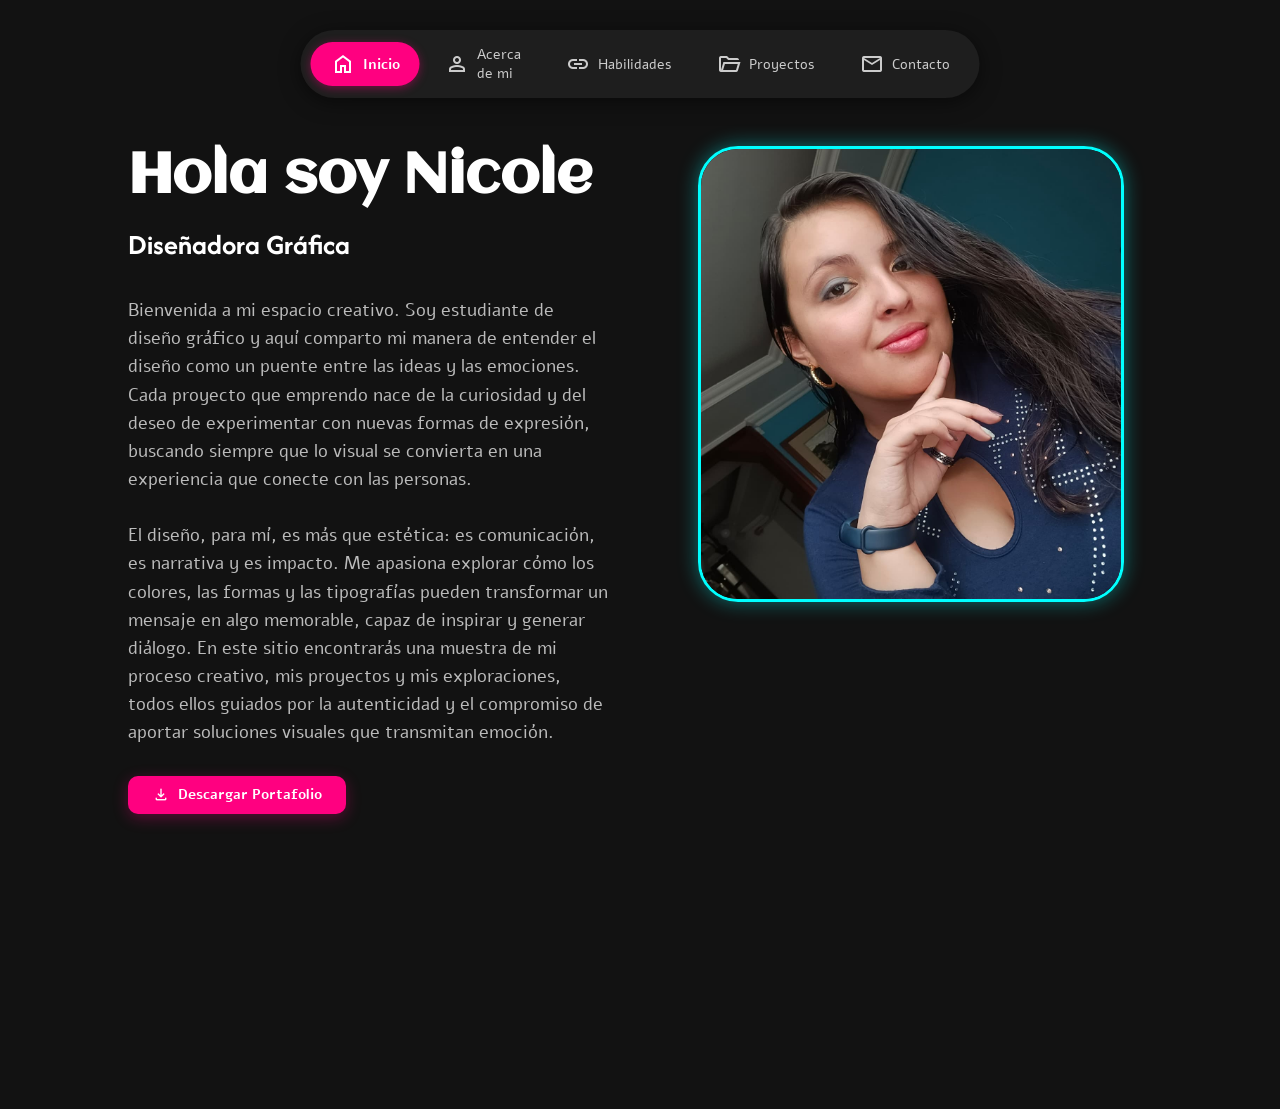
<file: index.html>
<!DOCTYPE html>
<html lang="es" class="notranslate">

<head>
    <meta charset="UTF-8">
    <meta name="google" content="notranslate">
    <meta name="viewport" content="width=device-width, initial-scale=1.0">
    <title>Portafolio - Nicole Gutiérrez</title>

    <link rel="preconnect" href="https://fonts.googleapis.com">
    <link rel="preconnect" href="https://fonts.gstatic.com" crossorigin>
    <link href="https://fonts.googleapis.com/css2?family=Aclonica&family=Afacad:wght@400;700&family=Alef:wght@400;700&display=swap" rel="stylesheet">
    <link rel="stylesheet" href="https://fonts.googleapis.com/css2?family=Material+Symbols+Outlined:opsz,wght,FILL,GRAD@24,400,0,0" />
    <link rel="stylesheet" href="https://cdnjs.cloudflare.com/ajax/libs/animate.css/4.1.1/animate.min.css" />

    <style>
        body, html {
            margin: 0; padding: 0; height: 100%;
            background-color: #121212;
            font-family: 'Alef', sans-serif;
            color: white;
            overflow-x: hidden;
            box-sizing: border-box;
        }

        h1, h2 { font-family: 'Aclonica', sans-serif; }

        .subtitulo {
            font-family: 'Afacad', sans-serif;
            color: white; font-size: 1.8rem; margin: 15px 0;
            display: inline-block; font-weight: 700;
        }

        .material-symbols-outlined {
            font-family: 'Material Symbols Outlined' !important;
            font-feature-settings: 'liga'; -webkit-font-smoothing: antialiased;
        }

        #cargador {
            position: fixed; top: 0; left: 0; width: 100%; height: 100%;
            background: black;
            display: flex; flex-direction: column;
            justify-content: center; align-items: center;
            z-index: 2000;
            animation: desvanecer 1s ease-in-out 3s forwards;
            pointer-events: none;
        }

        .contenedor-barra {
            width: 80%; max-width: 250px; height: 4px;
            background: #333; border-radius: 10px; margin-top: 20px; overflow: hidden;
        }

        .barra-progreso {
            width: 0%; height: 100%; background: #FF0080;
            animation: llenarBarra 2.5s ease-in-out forwards;
        }

        @keyframes llenarBarra { 0% { width: 0%; } 100% { width: 100%; } }
        @keyframes desvanecer { 0% { opacity: 1; } 99% { opacity: 0; visibility: visible; } 100% { opacity: 0; visibility: hidden; } }

        .barra-nav {
            position: fixed; top: 30px; left: 50%; transform: translateX(-50%);
            background: #1e1e1e; padding: 5px 10px; border-radius: 50px;
            display: flex; align-items: center; gap: 5px; z-index: 1000;
            box-shadow: 0 4px 20px rgba(0, 0, 0, 0.5);
        }

        .barra-nav a {
            color: #cccccc; text-decoration: none; font-size: 14px;
            padding: 10px 20px; border-radius: 30px; display: flex; align-items: center; gap: 8px; transition: 0.3s;
        }

        @media (min-width: 993px) {
            .barra-nav a.activo {
                background-color: #FF0080; color: white; font-weight: bold;
                box-shadow: 0 2px 10px rgba(255, 0, 128, 0.4);
            }
            .barra-nav a:not(.activo):hover { background-color: rgba(255, 255, 255, 0.1); color: white; }

            .seccion-principal {
                display: grid; grid-template-columns: 1fr 1fr;
                grid-template-rows: auto auto;
                grid-template-areas: "texto imagen" "boton imagen";
                align-content: center; gap: 20px 60px;
                padding: 120px 10% 50px;
                min-height: 80vh;
            }

            .contenido-principal { grid-area: texto; }
            .imagen-principal { grid-area: imagen; justify-self: center; }
            .boton-cv { grid-area: boton; justify-self: start; margin-top: -20px; }
            .boton-cv:hover { transform: translateY(-5px); box-shadow: 0 10px 20px rgba(255, 0, 128, 0.4); }

            .pie-pagina {
                display: flex;
                justify-content: space-between; 
                align-items: center;
                padding: 30px 10%;
                margin-top: 50px;
            }
            
            .contacto-pie {
                display: flex;
                flex-direction: row; 
                gap: 40px;
            }
        }

        .contenido-principal h2 { font-size: clamp(2rem, 5vw, 3.5rem); margin: 0; white-space: normal; }
        .contenido-principal p { color: #bbbbbb; line-height: 1.6; font-size: 1.1rem; margin-bottom: 30px; max-width: 100%; }

        .img-perfil {
            width: 100%; max-width: 420px; height: auto;
            border-radius: 40px; border: 3px solid #00FFFF;
            box-shadow: 0 0 20px rgba(0, 255, 255, 0.4);
        }

        .boton-cv {
            display: inline-flex; align-items: center; justify-content: center; gap: 8px;
            background: #FF0080; color: white; padding: 10px 24px;
            text-decoration: none; border-radius: 10px; font-weight: 600; font-size: 14px;
            line-height: 1; transition: 0.3s; width: fit-content; height: fit-content;
            box-shadow: 0 4px 15px rgba(255, 0, 128, 0.3); border: none;
        }
        .boton-cv .material-symbols-outlined { font-size: 18px !important; line-height: 1 !important; }

        .pie-pagina {
            background-color: #0d0d0d; 
            border-top: 4px solid #FF0080;
            color: white; 
            font-family: 'Alef', sans-serif;
        }

        .identidad-pie { 
            display: flex; align-items: center; gap: 15px; 
        }

        .avatar-pie { 
            width: 70px; 
            height: auto; 
            border-radius: 0; 
            object-fit: contain; 
        }

        .info-pie h4 { margin: 0; font-size: 1.2rem; font-weight: bold; }
        .info-pie span { color: #cccccc; font-size: 0.95rem; }

        .item-contacto { display: flex; align-items: center; gap: 8px; font-size: 0.95rem; }
        .item-contacto .material-symbols-outlined { color: white; font-size: 20px !important; }

        @media (max-width: 992px) {
            .seccion-principal {
                display: flex; flex-direction: column; align-items: flex-start; text-align: left;
                padding: 30px 5% 40px; min-height: auto;
            }
            .contenido-principal { order: 1; width: 100%; }
            .contenido-principal h2 { font-size: 2.2rem; }
            .contenido-principal p { font-size: 1rem; margin-bottom: 20px; padding-right: 5px; }
            
            .imagen-principal { 
                order: 2; 
                width: 100%; 
                display: flex; 
                justify-content: center; 
                margin-bottom: 25px; 
            }
            
            .img-perfil { 
                width: 280px; 
                height: 280px; 
                object-fit: cover; 
                max-width: none; 
            }
            
            .boton-cv { order: 3; align-self: flex-start; width: auto; transform: none !important; box-shadow: none !important; }

            .barra-nav {
                top: auto; bottom: -2px; left: 0; width: 100%; transform: none;
                background: #181818; border-radius: 25px 25px 0 0;
                justify-content: space-around; align-items: flex-end;
                padding: 15px 0 20px; box-shadow: 0 -5px 20px rgba(0, 0, 0, 0.5);
            }
            .barra-nav a { flex-direction: column; padding: 0; font-size: 10px; color: #888; flex: 1; background: none !important; box-shadow: none !important; }
            
            .link-acerca { order: 1; }
            .link-habilidades { order: 2; }
            .link-inicio { order: 3; }
            .link-proyectos { order: 4; }
            .link-contacto { order: 5; }

            .barra-nav a.activo .material-symbols-outlined {
                background: white; color: black; width: 55px; height: 55px; border-radius: 50%;
                display: flex; align-items: center; justify-content: center; font-size: 28px;
                margin: 0 auto; transform: translateY(-35px); border: 6px solid #121212;
                box-shadow: 0 5px 10px rgba(0, 0, 0, 0.5);
            }
            .barra-nav a.activo span:not(.material-symbols-outlined) { margin-top: -28px; font-weight: bold; color: white; }
            .barra-nav a:not(.activo) { color: #aaa; }
            .barra-nav a:not(.activo) .material-symbols-outlined { color: white; }

            .pie-pagina {
                display: flex;
                flex-direction: row; 
                justify-content: space-between; 
                align-items: center;
                padding: 15px 3%; 
                padding-bottom: 110px; 
            }

            .identidad-pie { 
                gap: 8px; 
            }
            .avatar-pie { 
                width: 45px; 
            }
            .info-pie h4 { font-size: 0.9rem; margin-bottom: 2px; }
            .info-pie span { font-size: 0.7rem; }

            .contacto-pie {
                display: flex;
                flex-direction: column; 
                gap: 5px;
                align-items: flex-start; 
            }
            .item-contacto { font-size: 0.7rem; white-space: nowrap; }
            .item-contacto .material-symbols-outlined { font-size: 16px !important; }
        }
    </style>
</head>

<body>
    <div id="cargador">
        <h1 class="animate__animated animate__pulse animate__infinite">Bienvenido</h1>
        <div class="contenedor-barra">
            <div id="bar" class="barra-progreso"></div>
        </div>
    </div>

    <nav class="barra-nav notranslate">
        <a href="index.html" class="activo link-inicio"><span class="material-symbols-outlined">home</span><span>Inicio</span></a>
        <a href="acerca-de.html" class="link-acerca"><span class="material-symbols-outlined">person</span><span>Acerca de mi</span></a>
        <a href="habilidades.html" class="link-habilidades"><span class="material-symbols-outlined">link</span><span>Habilidades</span></a>
        <a href="proyectos.html" class="link-proyectos"><span class="material-symbols-outlined">folder_open</span><span>Proyectos</span></a>
        <a href="contacto.html" class="link-contacto"><span class="material-symbols-outlined">mail</span><span>Contacto</span></a>
    </nav>

    <section class="seccion-principal">
        <div class="contenido-principal">
            <h2 class="wow animate__animated animate__backInLeft">Hola soy Nicole</h2>
            
            <div class="subtitulo wow animate__animated animate__fadeInUp" data-wow-delay="0.1s">Diseñadora Gráfica</div>
            
            <p>
                Bienvenida a mi espacio creativo. Soy estudiante de diseño gráfico y aquí comparto mi manera de entender el diseño como un puente entre las ideas y las emociones. Cada proyecto que emprendo nace de la curiosidad y del deseo de experimentar con nuevas formas de expresión, buscando siempre que lo visual se convierta en una experiencia que conecte con las personas.
                <br><br>
                El diseño, para mí, es más que estética: es comunicación, es narrativa y es impacto. Me apasiona explorar cómo los colores, las formas y las tipografías pueden transformar un mensaje en algo memorable, capaz de inspirar y generar diálogo. En este sitio encontrarás una muestra de mi proceso creativo, mis proyectos y mis exploraciones, todos ellos guiados por la autenticidad y el compromiso de aportar soluciones visuales que transmitan emoción.
            </p>
        </div>

        <div class="imagen-principal wow animate__animated animate__zoomIn" data-wow-delay="0.2s" data-wow-offset="10">
            <img src="./images/nicole.jpeg" alt="Nicole" class="img-perfil">
        </div>

        <a href="portafolio-completo.html" class="boton-cv">
            <span class="material-symbols-outlined">download</span> Descargar Portafolio
        </a>
    </section>

    <footer class="pie-pagina">
        <div class="identidad-pie">
            <img src="./images/acercade.png" alt="Avatar" class="avatar-pie"> 
            <div class="info-pie">
                <h4>Nicole Gutiérrez</h4>
                <span>Diseñadora Gráfica</span>
            </div>
        </div>

        <div class="contacto-pie">
            <div class="item-contacto">
                <span class="material-symbols-outlined">chat</span>
                <span>3132685923</span>
            </div>
            <div class="item-contacto">
                <span class="material-symbols-outlined">mail</span>
                <span>niangutis@gmail.com</span>
            </div>
            <div class="item-contacto">
                <span class="material-symbols-outlined">location_on</span>
                <span>Bogota D.C</span>
            </div>
        </div>
    </footer>

    <script src="https://cdnjs.cloudflare.com/ajax/libs/wow/1.1.2/wow.min.js"></script>
    <script>
        setTimeout(function() {
            new WOW().init();
        }, 3400);
    </script>
</body>
</html>
</file>
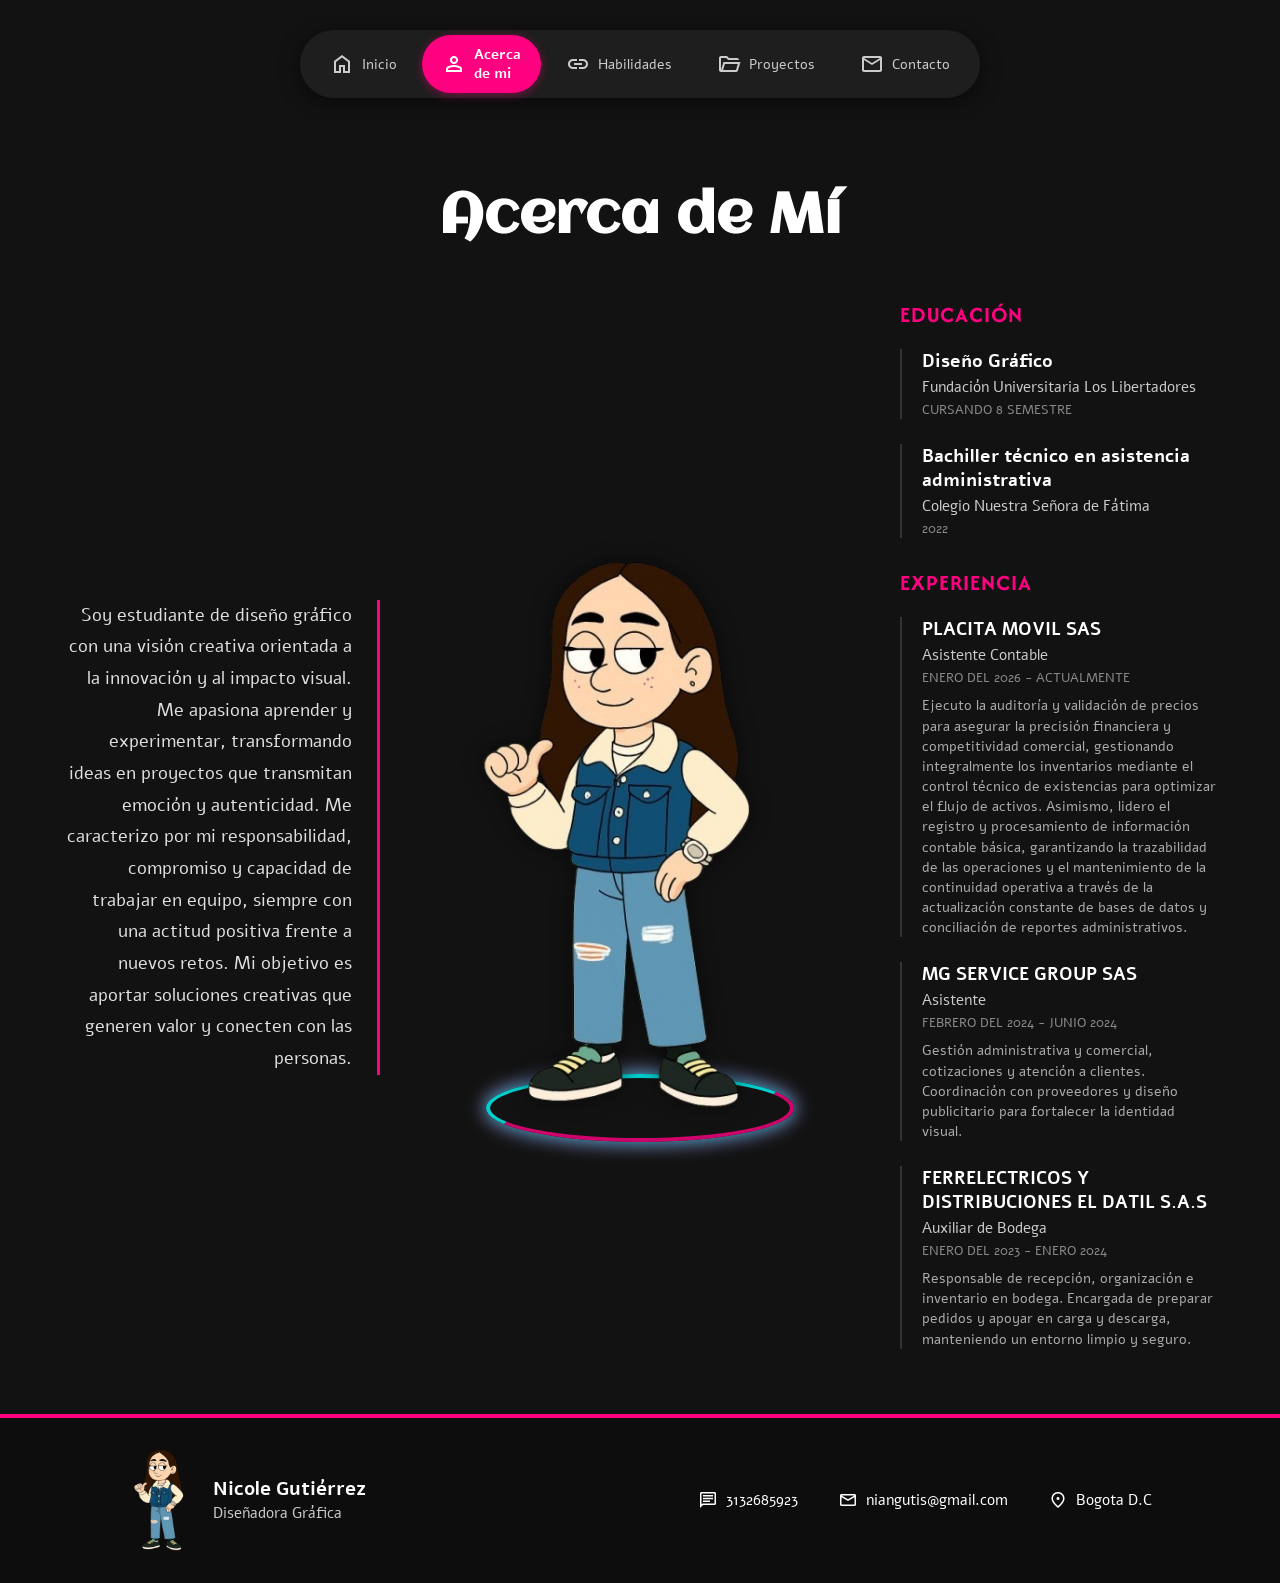
<file: acerca-de.html>
<!DOCTYPE html>
<html lang="es" class="notranslate">

<head>
    <meta charset="UTF-8">
    <meta name="google" content="notranslate">
    <meta name="viewport" content="width=device-width, initial-scale=1.0">
    <title>Acerca de Mí - Nicole Gutiérrez</title>

    <link rel="preconnect" href="https://fonts.googleapis.com">
    <link rel="preconnect" href="https://fonts.gstatic.com" crossorigin>
    <link
        href="https://fonts.googleapis.com/css2?family=Aclonica&family=Afacad:wght@400;700&family=Alef:wght@400;700&display=swap"
        rel="stylesheet">
    <link rel="stylesheet"
        href="https://fonts.googleapis.com/css2?family=Material+Symbols+Outlined:opsz,wght,FILL,GRAD@24,400,0,0" />
    <link rel="stylesheet" href="https://cdnjs.cloudflare.com/ajax/libs/animate.css/4.1.1/animate.min.css" />

    <style>
        body,
        html {
            margin: 0;
            padding: 0;
            min-height: 100%;
            background-color: #121212;
            font-family: 'Alef', sans-serif;
            color: white;
            overflow-x: hidden;
        }

        h1,
        h2 {
            font-family: 'Aclonica', sans-serif;
        }

        .material-symbols-outlined {
            font-family: 'Material Symbols Outlined' !important;
            font-feature-settings: 'liga';
            -webkit-font-smoothing: antialiased;
        }

        .barra-nav {
            position: fixed;
            top: 30px;
            left: 50%;
            transform: translateX(-50%);
            background: #1e1e1e;
            padding: 5px 10px;
            border-radius: 50px;
            display: flex;
            align-items: center;
            gap: 5px;
            z-index: 1000;
            box-shadow: 0 4px 20px rgba(0, 0, 0, 0.5);
        }

        .barra-nav a {
            color: #cccccc;
            text-decoration: none;
            font-size: 14px;
            padding: 10px 20px;
            border-radius: 30px;
            display: flex;
            align-items: center;
            gap: 8px;
            transition: 0.3s;
            font-family: 'Alef', sans-serif;
        }

        @media (min-width: 993px) {
            .barra-nav a.activo {
                background-color: #FF0080;
                color: white;
                font-weight: bold;
                box-shadow: 0 2px 10px rgba(255, 0, 128, 0.4);
            }

            .barra-nav a:not(.activo):hover {
                background-color: rgba(255, 255, 255, 0.1);
                color: white;
            }
        }

        .seccion-acerca {
            padding: 140px 5% 40px;
            min-height: 80vh;
            display: flex;
            flex-direction: column;
            align-items: center;
        }

        .titulo-pagina {
            font-size: 3.5rem;
            margin-bottom: 50px;
            text-align: center;
            color: white;
        }

        .contenedor-grid {
            display: grid;
            grid-template-columns: 1fr 400px 1fr;
            gap: 40px;
            width: 100%;
            max-width: 1400px;
            align-items: center;
        }

        .columna-izquierda {
            text-align: right;
            padding-right: 20px;
        }

        .columna-centro {
            display: flex;
            justify-content: center;
            align-items: center;
            position: relative;
        }

        .columna-derecha {
            text-align: left;
            padding-left: 20px;
        }

        .parrafo-bio {
            font-size: 1.1rem;
            line-height: 1.8;
            color: #e0e0e0;
            border-right: 3px solid #FF0080;
            padding-right: 25px;
        }

        .contenedor-imagen {
            position: relative;
            width: 100%;
            display: flex;
            justify-content: center;
        }

        .img-nicole {
            width: 100%;
            height: auto;
            max-width: 380px;
            z-index: 10;
            filter: drop-shadow(0 0 10px rgba(0, 0, 0, 0.5));
            animation: flotar 4s ease-in-out infinite;
        }

        .aro-neon {
            position: absolute;
            bottom: -20px;
            left: 50%;
            width: 300px;
            height: 60px;
            border-radius: 50%;
            transform: translateX(-50%);
            z-index: 1;
            background: transparent;
            border: 4px solid transparent;
            border-left-color: #00FFFF;
            border-right-color: #FF0080;
            border-top-color: #00FFFF;
            border-bottom-color: #FF0080;
            box-shadow: 0 0 20px #00FFFF, 0 0 20px #FF0080;
            opacity: 0.8;
        }

        .titulo-seccion-info {
            font-family: 'Afacad', sans-serif;
            color: #FF0080;
            font-size: 1.4rem;
            margin-bottom: 20px;
            margin-top: 30px;
            text-transform: uppercase;
            letter-spacing: 1px;
            font-weight: 700;
        }

        .titulo-seccion-info:first-child {
            margin-top: 0;
        }

        .lista-info {
            list-style: none;
            padding: 0;
            margin: 0;
        }

        .item-info {
            margin-bottom: 25px;
            position: relative;
            padding-left: 20px;
            border-left: 2px solid #333;
            transition: 0.3s;
        }

        .item-info:hover {
            border-left-color: #00FFFF;
        }

        .nombre-item {
            display: block;
            font-weight: bold;
            font-size: 1.1rem;
            color: white;
            margin-bottom: 4px;
        }

        .lugar-item {
            display: block;
            font-size: 0.95rem;
            color: #ccc;
            margin-bottom: 4px;
        }

        .fecha-item {
            display: block;
            font-size: 0.8rem;
            color: #888;
            margin-bottom: 8px;
            text-transform: uppercase;
        }

        .descripcion-item {
            font-size: 0.9rem;
            color: #aaa;
            line-height: 1.4;
            margin: 0;
        }

        @keyframes flotar {
            0% {
                transform: translateY(0px);
            }

            50% {
                transform: translateY(-15px);
            }

            100% {
                transform: translateY(0px);
            }
        }

        .pie-pagina {
            background-color: #0d0d0d;
            border-top: 4px solid #FF0080;
            color: white;
            font-family: 'Alef', sans-serif;
            display: flex;
            justify-content: space-between;
            align-items: center;
            padding: 30px 10%;
            margin-top: 0;
        }

        .identidad-pie {
            display: flex;
            align-items: center;
            gap: 15px;
        }

        .avatar-pie {
            width: 70px;
            height: auto;
            border-radius: 0;
            object-fit: contain;
        }

        .info-pie h4 {
            margin: 0;
            font-size: 1.2rem;
            font-weight: bold;
        }

        .info-pie span {
            color: #cccccc;
            font-size: 0.95rem;
        }

        .contacto-pie {
            display: flex;
            flex-direction: row;
            gap: 40px;
        }

        .item-contacto {
            display: flex;
            align-items: center;
            gap: 8px;
            font-size: 0.95rem;
        }

        .item-contacto .material-symbols-outlined {
            color: white;
            font-size: 20px !important;
        }

        @media (max-width: 992px) {
            .seccion-acerca {
                padding: 40px 5% 60px;
            }

            .contenedor-grid {
                grid-template-columns: 1fr;
                gap: 50px;
            }

            .titulo-pagina {
                font-size: 2.5rem;
                margin-bottom: 30px;
            }

            .columna-izquierda {
                order: 2;
                text-align: justify;
                padding-right: 0;
            }

            .parrafo-bio {
                border-right: none;
                border-left: 3px solid #FF0080;
                padding-right: 0;
                padding-left: 15px;
            }

            .columna-centro {
                order: 1;
            }

            .img-nicole {
                max-width: 280px;
            }

            .aro-neon {
                width: 220px;
            }

            .columna-derecha {
                order: 3;
                padding-left: 0;
            }

            .barra-nav {
                top: auto;
                bottom: -2px;
                left: 0;
                width: 100%;
                transform: none;
                background: #181818;
                border-radius: 25px 25px 0 0;
                justify-content: space-around;
                align-items: flex-end;
                padding: 15px 0 20px;
                box-shadow: 0 -5px 20px rgba(0, 0, 0, 0.5);
            }

            .barra-nav a {
                flex-direction: column;
                padding: 0;
                font-size: 10px;
                color: #888;
                flex: 1;
                background: none !important;
                box-shadow: none !important;
            }

            .link-acerca {
                order: 1;
            }

            .link-habilidades {
                order: 2;
            }

            .link-inicio {
                order: 3;
            }

            .link-proyectos {
                order: 4;
            }

            .link-contacto {
                order: 5;
            }

            .link-inicio .material-symbols-outlined {
                background: white;
                color: black !important;
                width: 55px;
                height: 55px;
                border-radius: 50%;
                display: flex;
                align-items: center;
                justify-content: center;
                font-size: 28px;
                margin: 0 auto;
                transform: translateY(-35px);
                border: 6px solid #121212;
                box-shadow: 0 5px 10px rgba(0, 0, 0, 0.5);
            }

            .link-inicio span:not(.material-symbols-outlined) {
                margin-top: -28px;
                font-weight: bold;
                color: white;
            }

            .barra-nav a.activo:not(.link-inicio) {
                color: #FF0080;
            }

            .barra-nav a.activo:not(.link-inicio) .material-symbols-outlined {
                color: #FF0080;
            }

            .barra-nav a:not(.activo) {
                color: #aaa;
            }

            .barra-nav a:not(.activo) .material-symbols-outlined {
                color: white;
            }

            .pie-pagina {
                flex-direction: row;
                justify-content: space-between;
                padding: 15px 3%;
                padding-bottom: 100px;
            }

            .identidad-pie {
                gap: 8px;
            }

            .avatar-pie {
                width: 45px;
            }

            .info-pie h4 {
                font-size: 0.9rem;
                margin-bottom: 2px;
            }

            .info-pie span {
                font-size: 0.7rem;
            }

            .contacto-pie {
                flex-direction: column;
                gap: 5px;
                align-items: flex-start;
            }

            .item-contacto {
                font-size: 0.7rem;
                white-space: nowrap;
            }

            .item-contacto .material-symbols-outlined {
                font-size: 16px !important;
            }
        }
    </style>
</head>

<body>

    <nav class="barra-nav notranslate">
        <a href="index.html" class="link-inicio"><span
                class="material-symbols-outlined">home</span><span>Inicio</span></a>
        <a href="acerca-de.html" class="activo link-acerca"><span
                class="material-symbols-outlined">person</span><span>Acerca de mi</span></a>
        <a href="habilidades.html" class="link-habilidades"><span
                class="material-symbols-outlined">link</span><span>Habilidades</span></a>
        <a href="proyectos.html" class="link-proyectos"><span
                class="material-symbols-outlined">folder_open</span><span>Proyectos</span></a>
        <a href="contacto.html" class="link-contacto"><span
                class="material-symbols-outlined">mail</span><span>Contacto</span></a>
    </nav>

    <section class="seccion-acerca">
        <h1 class="titulo-pagina wow animate__animated animate__fadeInDown">Acerca de Mí</h1>

        <div class="contenedor-grid">

            <div class="columna-izquierda wow animate__animated animate__fadeInLeft">
                <p class="parrafo-bio">
                    Soy estudiante de diseño gráfico con una visión creativa orientada a la innovación y al impacto
                    visual. Me apasiona aprender y experimentar, transformando ideas en proyectos que transmitan emoción
                    y autenticidad. Me caracterizo por mi responsabilidad, compromiso y capacidad de trabajar en equipo,
                    siempre con una actitud positiva frente a nuevos retos. Mi objetivo es aportar soluciones creativas
                    que generen valor y conecten con las personas.
                </p>
            </div>

            <div class="columna-centro wow animate__animated animate__zoomIn">
                <div class="contenedor-imagen">
                    <img src="./images/acercade.png" alt="Avatar Nicole" class="img-nicole">
                    <div class="aro-neon"></div>
                </div>
            </div>

            <div class="columna-derecha wow animate__animated animate__fadeInRight">

                <h3 class="titulo-seccion-info">Educación</h3>
                <ul class="lista-info">
                    <li class="item-info">
                        <span class="nombre-item">Diseño Gráfico</span>
                        <span class="lugar-item">Fundación Universitaria Los Libertadores</span>
                        <span class="fecha-item">Cursando 8 semestre</span>
                    </li>
                    <li class="item-info">
                        <span class="nombre-item">Bachiller técnico en asistencia administrativa</span>
                        <span class="lugar-item">Colegio Nuestra Señora de Fátima</span>
                        <span class="fecha-item">2022</span>
                    </li>
                </ul>

                <h3 class="titulo-seccion-info">Experiencia</h3>
                <ul class="lista-info">

                    <li class="item-info">
                        <span class="nombre-item">PLACITA MOVIL SAS</span>
                        <span class="lugar-item">Asistente Contable</span>
                        <span class="fecha-item">Enero del 2026 - Actualmente</span>
                        <p class="descripcion-item">Ejecuto la auditoría y validación de precios para asegurar la
                            precisión financiera y competitividad comercial, gestionando
                            integralmente los inventarios mediante el control técnico de existencias para optimizar el
                            flujo de activos. Asimismo, lidero el registro y procesamiento
                            de información contable básica, garantizando la trazabilidad de las operaciones y el
                            mantenimiento de la continuidad operativa a través de la actualización
                            constante de bases de datos y conciliación de reportes administrativos.</p>
                    </li>

                    <li class="item-info">
                        <span class="nombre-item">MG SERVICE GROUP SAS</span>
                        <span class="lugar-item">Asistente</span>
                        <span class="fecha-item">Febrero del 2024 - Junio 2024</span>
                        <p class="descripcion-item">Gestión administrativa y comercial, cotizaciones y atención a
                            clientes. Coordinación con proveedores y diseño publicitario para fortalecer la identidad
                            visual.</p>
                    </li>

                    <li class="item-info">
                        <span class="nombre-item">FERRELECTRICOS Y DISTRIBUCIONES EL DATIL S.A.S</span>
                        <span class="lugar-item">Auxiliar de Bodega</span>
                        <span class="fecha-item">Enero del 2023 - Enero 2024</span>
                        <p class="descripcion-item">Responsable de recepción, organización e inventario en bodega.
                            Encargada de preparar pedidos y apoyar en carga y descarga, manteniendo un entorno limpio y
                            seguro.</p>
                    </li>




                </ul>

            </div>
        </div>
    </section>

    <footer class="pie-pagina">
        <div class="identidad-pie">
            <img src="./images/acercade.png" alt="Avatar" class="avatar-pie">
            <div class="info-pie">
                <h4>Nicole Gutiérrez</h4>
                <span>Diseñadora Gráfica</span>
            </div>
        </div>

        <div class="contacto-pie">
            <div class="item-contacto">
                <span class="material-symbols-outlined">chat</span>
                <span>3132685923</span>
            </div>
            <div class="item-contacto">
                <span class="material-symbols-outlined">mail</span>
                <span>niangutis@gmail.com</span>
            </div>
            <div class="item-contacto">
                <span class="material-symbols-outlined">location_on</span>
                <span>Bogota D.C</span>
            </div>
        </div>
    </footer>

    <script src="https://cdnjs.cloudflare.com/ajax/libs/wow/1.1.2/wow.min.js"></script>
    <script>
        new WOW().init();
    </script>
</body>

</html>
</file>
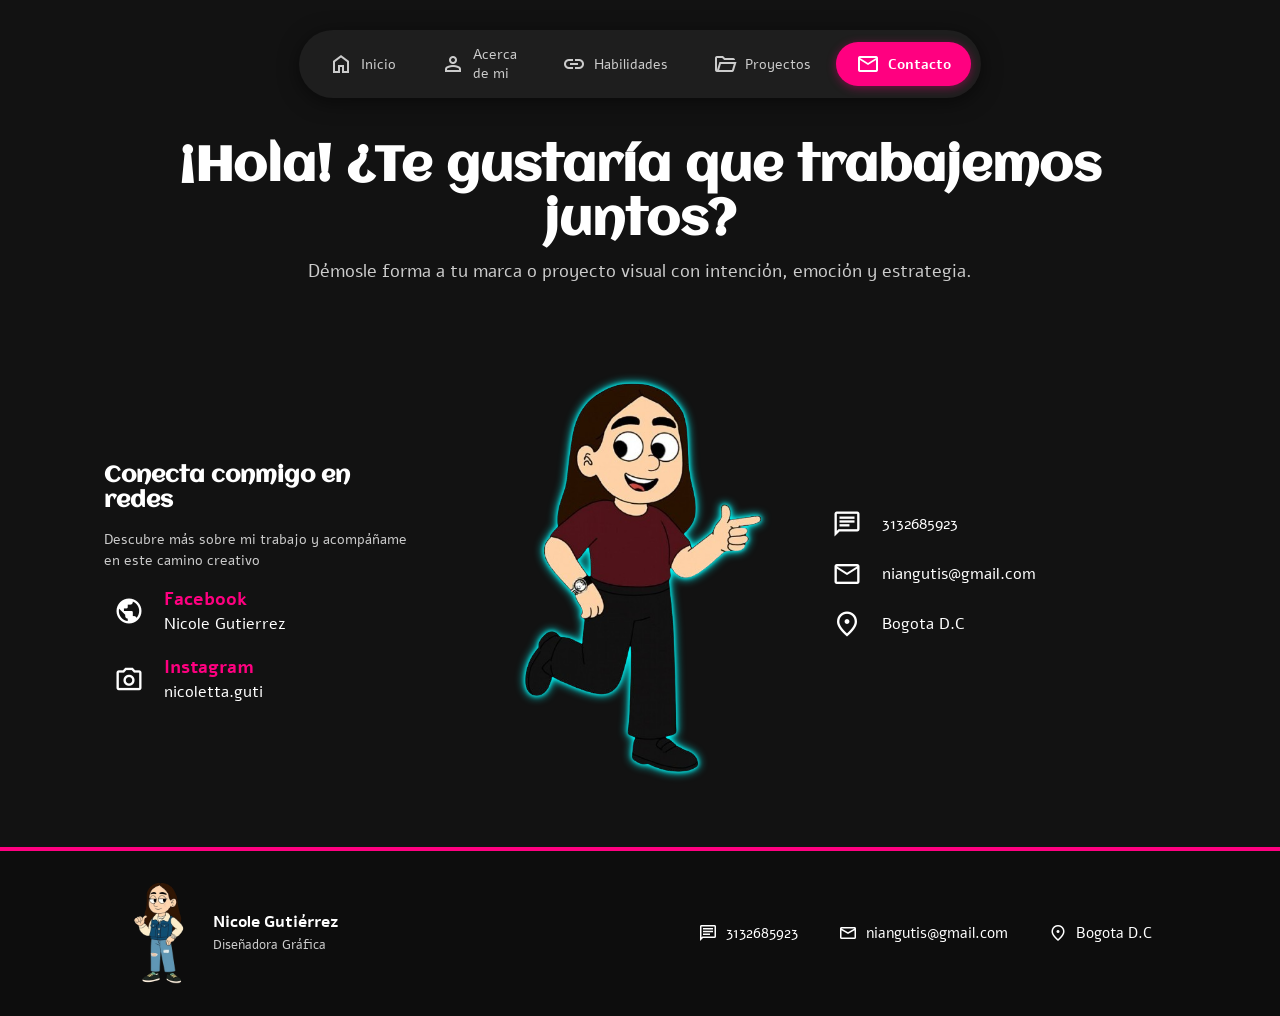
<file: contacto.html>
<!DOCTYPE html>
<html lang="es" class="notranslate">

<head>
    <meta charset="UTF-8">
    <meta name="google" content="notranslate">
    <meta name="viewport" content="width=device-width, initial-scale=1.0">
    <title>Contacto - Nicole Gutiérrez</title>

    <link rel="preconnect" href="https://fonts.googleapis.com">
    <link rel="preconnect" href="https://fonts.gstatic.com" crossorigin>
    <link href="https://fonts.googleapis.com/css2?family=Aclonica&family=Afacad:wght@400;700&family=Alef:wght@400;700&display=swap" rel="stylesheet">
    <link rel="stylesheet" href="https://fonts.googleapis.com/css2?family=Material+Symbols+Outlined:opsz,wght,FILL,GRAD@24,400,0,0" />
    <link rel="stylesheet" href="https://cdnjs.cloudflare.com/ajax/libs/animate.css/4.1.1/animate.min.css" />

    <style>
        body, html {
            min-height: 100vh;
            margin: 0; padding: 0;
            background-color: #121212;
            font-family: 'Alef', sans-serif;
            color: white;
            overflow-x: hidden;
            display: flex;
            flex-direction: column;
        }

        h1 { 
            font-family: 'Aclonica', sans-serif; 
            color: white; 
            margin: 0 0 10px 0; 
            font-size: 3rem; 
            text-align: center; 
            width: 100%;
        }

        h2 { font-family: 'Aclonica', sans-serif; color: white; margin-bottom: 10px; font-size: 1.4rem; }
        p { color: white; line-height: 1.5; font-size: 1rem; }

        .material-symbols-outlined {
            font-family: 'Material Symbols Outlined' !important;
            font-feature-settings: 'liga'; -webkit-font-smoothing: antialiased;
        }

        .pie-pagina {
            background-color: #0d0d0d; 
            border-top: 4px solid #FF0080;
            color: white; 
            font-family: 'Alef', sans-serif;
            display: flex;
            justify-content: space-between; 
            align-items: center;
            padding: 30px 10%;
            margin-top: auto;
        }

        .identidad-footer { display: flex; align-items: center; gap: 15px; }
        .avatar-pie { width: 70px; height: auto; border-radius: 0; object-fit: contain; }
        .info-pie h4 { margin: 0; font-size: 1.2rem; font-weight: bold; }
        .info-pie span { color: #cccccc; font-size: 0.95rem; }

        .contacto-footer { 
            display: flex; 
            flex-direction: row;
            gap: 40px; 
        } 
        .item-footer { display: flex; align-items: center; gap: 8px; font-size: 0.95rem; }
        .item-footer .material-symbols-outlined { color: white; font-size: 20px !important; }

        .barra-nav {
            position: fixed; top: 30px; left: 50%; transform: translateX(-50%);
            background: #1e1e1e; padding: 5px 10px; border-radius: 50px;
            display: flex; align-items: center; gap: 5px; z-index: 1000;
            box-shadow: 0 4px 20px rgba(0, 0, 0, 0.5);
        }

        .barra-nav a {
            color: #cccccc; text-decoration: none; font-size: 14px;
            padding: 10px 20px; border-radius: 30px; display: flex; align-items: center; gap: 8px; transition: 0.3s;
            font-family: 'Alef', sans-serif;
        }

        @media (min-width: 1200px) {
            .barra-nav a.activo {
                background-color: #FF0080; color: white; font-weight: bold;
                box-shadow: 0 2px 10px rgba(255, 0, 128, 0.4);
            }
            .barra-nav a:not(.activo):hover { background-color: rgba(255, 255, 255, 0.1); color: white; }
        }

        .seccion-contacto {
            flex: 1;
            padding: 140px 5% 60px;
            display: flex;
            flex-direction: column;
            align-items: center;
            width: 100%;
            max-width: 1200px;
            margin: 0 auto;
            box-sizing: border-box;
        }

        .contenedor-maestro {
            display: grid;
            width: 100%;
            gap: 40px;
            grid-template-areas: 
                "titulos titulos titulos"
                "redes imagen contacto";
            grid-template-columns: 1fr auto 1fr;
            align-items: center;
        }

        .bloque-titulos-superior { grid-area: titulos; text-align: center; margin-bottom: 40px; }
        .subtitulo { font-size: 1.1rem; color: #ccc; margin-top: 10px; }

        .col-redes { grid-area: redes; justify-self: start; }
        .col-imagen { grid-area: imagen; display: flex; justify-content: center; }
        .col-contacto { grid-area: contacto; justify-self: start; padding-left: 20px; }

        .col-imagen img {
            width: auto; max-width: 100%; max-height: 45vh; object-fit: contain;
            filter: drop-shadow(0 0 2px #00FFFF) drop-shadow(0 0 4px #00FFFF);
        }

        .fila-unificada {
            display: grid;
            grid-template-columns: 50px 1fr; 
            gap: 10px;
            align-items: center;
            text-decoration: none;
            margin-bottom: 20px;
            width: 100%;
        }
        .caja-icono { display: flex; justify-content: center; align-items: center; }
        .caja-texto { display: flex; flex-direction: column; text-align: left; }
        .ic-blanco { color: white !important; font-size: 30px !important; }
        .txt-rosa { color: #FF0080; font-weight: bold; font-size: 1.1rem; margin-bottom: 2px; }
        .txt-blanco { color: white; font-size: 1rem; }
        .wrapper-interno { width: 100%; max-width: 320px; }


        @media (max-width: 992px) {
            
            
            .seccion-contacto { padding: 90px 5% 40px; }
            .contenedor-maestro { gap: 20px; }

            .barra-nav {
                top: auto; bottom: -2px; left: 0; width: 100%; transform: none;
                background: #181818; border-radius: 25px 25px 0 0;
                justify-content: space-around; align-items: flex-end;
                padding: 10px 0 15px; box-shadow: 0 -5px 20px rgba(0, 0, 0, 0.5);
            }
            .barra-nav a { flex-direction: column; padding: 0; font-size: 10px; color: #888; flex: 1; background: none !important; box-shadow: none !important; }
            
            .link-acerca { order: 1; }
            .link-habilidades { order: 2; }
            .link-inicio { order: 3; } 
            .link-proyectos { order: 4; }
            .link-contacto { order: 5; }

            .link-inicio .material-symbols-outlined {
                background: white; color: black !important; width: 55px; height: 55px; border-radius: 50%;
                display: flex; align-items: center; justify-content: center; font-size: 30px;
                margin: 0 auto; transform: translateY(-35px); border: 6px solid #121212;
                box-shadow: 0 5px 10px rgba(0,0,0,0.5);
            }
            .link-inicio span:not(.material-symbols-outlined) { margin-top: -28px; font-weight: bold; color: white; }
            .barra-nav a.activo:not(.link-inicio) { color: #FF0080; }
            .barra-nav a.activo:not(.link-inicio) .material-symbols-outlined { color: #FF0080; }
            .barra-nav a:not(.activo) { color: #aaa; }
            .barra-nav a:not(.activo) .material-symbols-outlined { color: white; }

            .pie-pagina { 
                flex-direction: row; 
                justify-content: space-between;
                padding: 15px 5% 120px; 
                align-items: flex-start;
            }
            .contacto-footer { 
                flex-direction: column; 
                gap: 5px; 
                align-items: flex-start; 
                text-align: left;
            }
            .item-footer { font-size: 0.8rem; }
        }

        @media (min-width: 768px) and (max-width: 992px) {
            .contenedor-maestro {
                grid-template-areas: 
                    "titulos titulos"
                    "imagen redes"
                    "imagen contacto";
                grid-template-columns: 1fr 1fr;
                align-items: start;
            }
            .col-imagen { grid-area: imagen; justify-content: center; }
            .col-redes { grid-area: redes; padding-top: 20px; }
            .col-contacto { grid-area: contacto; }
            .wrapper-interno { width: 100%; max-width: 100%; }
        }

        @media (max-width: 767px) {
            .contenedor-maestro { display: flex; flex-direction: column; gap: 25px; }
            .bloque-titulos-superior { order: 1; margin-bottom: 10px; }
            .col-imagen { order: 2; width: 100%; text-align: center; margin-bottom: 10px; }
            .col-imagen img { max-height: 250px; }
            .col-redes { order: 3; width: 100%; display: flex; flex-direction: column; align-items: center; }
            .col-contacto { order: 4; width: 100%; display: flex; flex-direction: column; align-items: center; }
            .wrapper-interno { width: 100%; max-width: 300px; display: flex; flex-direction: column; align-items: center; }
        }
    </style>
</head>

<body>

    <nav class="barra-nav notranslate">
        <a href="index.html" class="link-inicio"><span class="material-symbols-outlined">home</span><span>Inicio</span></a>
        <a href="acerca-de.html" class="link-acerca"><span class="material-symbols-outlined">person</span><span>Acerca de mi</span></a>
        <a href="habilidades.html" class="link-habilidades"><span class="material-symbols-outlined">link</span><span>Habilidades</span></a>
        <a href="proyectos.html" class="link-proyectos"><span class="material-symbols-outlined">folder_open</span><span>Proyectos</span></a>
        <a href="#" class="activo link-contacto"><span class="material-symbols-outlined">mail</span><span>Contacto</span></a>
    </nav>

    <section class="seccion-contacto">
        <div class="contenedor-maestro">
            
            <div class="bloque-titulos-superior wow animate__animated animate__fadeInDown">
                <h1>¡Hola! ¿Te gustaría que trabajemos juntos?</h1>
                <p class="subtitulo">Démosle forma a tu marca o proyecto visual con intención, emoción y estrategia.</p>
            </div>

            <div class="col-redes wow animate__animated animate__fadeInLeft">
                <div class="wrapper-interno">
                    <h2>Conecta conmigo en redes</h2>
                    <p style="font-size: 0.9rem; color: #ccc; margin-bottom: 15px; text-align: left;">Descubre más sobre mi trabajo y acompáñame en este camino creativo</p>
                    
                    <a href="https://facebook.com" target="_blank" class="fila-unificada">
                        <div class="caja-icono"><span class="material-symbols-outlined ic-blanco">public</span></div>
                        <div class="caja-texto"><span class="txt-rosa">Facebook</span><span class="txt-blanco">Nicole Gutierrez</span></div>
                    </a>

                    <a href="https://instagram.com/nicoletta.guti" target="_blank" class="fila-unificada">
                        <div class="caja-icono"><span class="material-symbols-outlined ic-blanco">photo_camera</span></div>
                        <div class="caja-texto"><span class="txt-rosa">Instagram</span><span class="txt-blanco">nicoletta.guti</span></div>
                    </a>
                </div>
            </div>

            <div class="col-imagen wow animate__animated animate__fadeInUp">
                <img src="./images/Contacto.png" alt="Nicole Contacto">
            </div>

            <div class="col-contacto wow animate__animated animate__fadeInRight">
                <div class="wrapper-interno">
                    <div class="fila-unificada">
                        <div class="caja-icono"><span class="material-symbols-outlined ic-blanco">chat</span></div>
                        <div class="caja-texto"><span class="txt-blanco">3132685923</span></div>
                    </div>
                    <div class="fila-unificada">
                        <div class="caja-icono"><span class="material-symbols-outlined ic-blanco">mail</span></div>
                        <div class="caja-texto"><span class="txt-blanco">niangutis@gmail.com</span></div>
                    </div>
                    <div class="fila-unificada">
                        <div class="caja-icono"><span class="material-symbols-outlined ic-blanco">location_on</span></div>
                        <div class="caja-texto"><span class="txt-blanco">Bogota D.C</span></div>
                    </div>
                </div>
            </div>

        </div>
    </section>

    <footer class="pie-pagina">
        <div class="identidad-footer">
            <img src="./images/acercade.png" alt="Avatar" class="avatar-pie">
            <div class="info-pie">
                <h4 style="margin:0; font-size:1rem;">Nicole Gutiérrez</h4>
                <span style="font-size:0.8rem; color:#ccc;">Diseñadora Gráfica</span>
            </div>
        </div>
        <div class="contacto-footer">
            <div class="item-footer"><span class="material-symbols-outlined" style="font-size:18px;">chat</span> 3132685923</div>
            <div class="item-footer"><span class="material-symbols-outlined" style="font-size:18px;">mail</span> niangutis@gmail.com</div>
            <div class="item-footer"><span class="material-symbols-outlined" style="font-size:18px;">location_on</span> Bogota D.C</div>
        </div>
    </footer>

    <script src="https://cdnjs.cloudflare.com/ajax/libs/wow/1.1.2/wow.min.js"></script>
    <script>new WOW().init();</script>
</body>
</html>
</file>
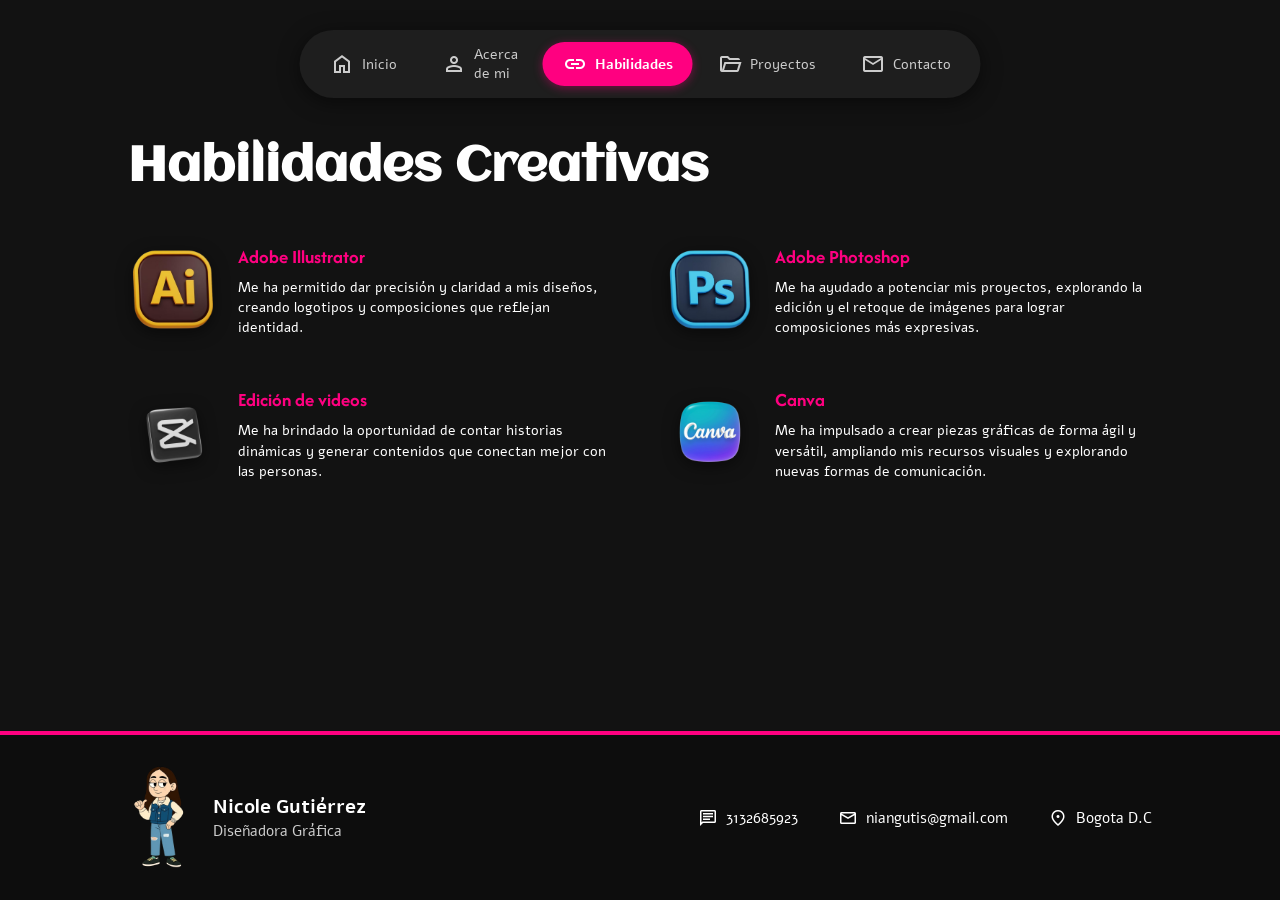
<file: habilidades.html>
<!DOCTYPE html>
<html lang="es" class="notranslate">

<head>
    <meta charset="UTF-8">
    <meta name="google" content="notranslate">
    <meta name="viewport" content="width=device-width, initial-scale=1.0">
    <title>Habilidades - Nicole Gutiérrez</title>

    <link rel="preconnect" href="https://fonts.googleapis.com">
    <link rel="preconnect" href="https://fonts.gstatic.com" crossorigin>
    <link href="https://fonts.googleapis.com/css2?family=Aclonica&family=Afacad:wght@400;700&family=Alef:wght@400;700&display=swap" rel="stylesheet">
    <link rel="stylesheet" href="https://fonts.googleapis.com/css2?family=Material+Symbols+Outlined:opsz,wght,FILL,GRAD@24,400,0,0" />
    <link rel="stylesheet" href="https://cdnjs.cloudflare.com/ajax/libs/animate.css/4.1.1/animate.min.css" />

    <style>
        body, html {
            min-height: 100vh;
            margin: 0; padding: 0;
            background-color: #121212;
            font-family: 'Alef', sans-serif;
            color: white;
            overflow-x: hidden;
            display: flex;
            flex-direction: column;
        }

        h1 { 
            font-family: 'Aclonica', sans-serif; 
            color: white; 
            margin: 0 0 50px 0; 
            font-size: 3rem; 
            text-align: left; 
            width: 100%;
        }

        h3 {
            font-family: 'Afacad', sans-serif; 
            color: #FF0080;
            font-size: 1.2rem; margin: 0 0 8px 0;
            font-weight: 700;
        }

        p { color: white; line-height: 1.4; font-size: 0.9rem; margin: 0; font-family: 'Alef', sans-serif; }

        .material-symbols-outlined {
            font-family: 'Material Symbols Outlined' !important;
            font-feature-settings: 'liga'; -webkit-font-smoothing: antialiased;
        }

        .barra-nav {
            position: fixed; top: 30px; left: 50%; transform: translateX(-50%);
            background: #1e1e1e; padding: 5px 10px; border-radius: 50px;
            display: flex; align-items: center; gap: 5px; z-index: 1000;
            box-shadow: 0 4px 20px rgba(0, 0, 0, 0.5);
        }

        .barra-nav a {
            color: #cccccc; text-decoration: none; font-size: 14px;
            padding: 10px 20px; border-radius: 30px; display: flex; align-items: center; gap: 8px; transition: 0.3s;
            font-family: 'Alef', sans-serif;
        }

        @media (min-width: 993px) {
            .barra-nav a.activo {
                background-color: #FF0080; color: white; font-weight: bold;
                box-shadow: 0 2px 10px rgba(255, 0, 128, 0.4);
            }
            .barra-nav a:not(.activo):hover { background-color: rgba(255, 255, 255, 0.1); color: white; }
        }

        .seccion-habilidades {
            flex: 1;
            padding: 140px 10% 60px; 
            display: flex;
            flex-direction: column;
            justify-content: flex-start;
        }

        .grid-habilidades {
            display: grid;
            gap: 50px; 
            align-items: center;
            width: 100%;
        }

        .tarjeta-habilidad {
            display: flex;
            gap: 20px;
            transition: 0.3s;
        }

        .tarjeta-habilidad:hover { transform: translateY(-5px); }

        .icono-habilidad {
            width: 90px;
            height: 90px;
            object-fit: contain;
            border-radius: 15px; 
            flex-shrink: 0; 
            filter: drop-shadow(0 4px 8px rgba(0,0,0,0.5));
        }

        .info-habilidad {
            display: flex;
            flex-direction: column;
            justify-content: center;
        }

        @media (min-width: 993px) {
            .grid-habilidades {
                grid-template-columns: 1fr 1fr;
            }
            .tarjeta-habilidad {
                flex-direction: row; 
                text-align: left;
                align-items: flex-start;
            }
        }

        @media (min-width: 768px) and (max-width: 992px) {
            .grid-habilidades {
                grid-template-columns: 1fr; 
                gap: 40px;
                max-width: 800px; 
                margin: 0 auto;
            }
            .tarjeta-habilidad {
                flex-direction: row;
                text-align: left;
                align-items: center;
            }
             h1 {
                text-align: center;
            }
        }

        @media (max-width: 767px) {
            .grid-habilidades {
                grid-template-columns: 1fr;
            }
            .tarjeta-habilidad {
                flex-direction: column; 
                text-align: center;
                align-items: center;
                gap: 15px;
            }
            
            h1 {
                font-size: 2.2rem;
                text-align: center;
                margin-bottom: 40px;
            }
            
            .seccion-habilidades {
                padding: 120px 5% 50px;
            }
        }

        
        .pie-pagina {
            background-color: #0d0d0d; 
            border-top: 4px solid #FF0080;
            color: white; 
            font-family: 'Alef', sans-serif;
            display: flex;
            justify-content: space-between; 
            align-items: center;
            padding: 30px 10%;
            margin-top: auto;
        }

        .identidad-pie { 
            display: flex; align-items: center; gap: 15px; 
        }

        .avatar-pie { 
            width: 70px; 
            height: auto; 
            border-radius: 0; 
            object-fit: contain; 
        }

        .info-pie h4 { margin: 0; font-size: 1.2rem; font-weight: bold; }
        .info-pie span { color: #cccccc; font-size: 0.95rem; }

        .contacto-pie {
            display: flex;
            flex-direction: row; 
            gap: 40px;
        }

        .item-contacto { display: flex; align-items: center; gap: 8px; font-size: 0.95rem; }
        .item-contacto .material-symbols-outlined { color: white; font-size: 20px !important; }

        
        @media (max-width: 992px) {
            .barra-nav {
                top: auto; bottom: -2px; left: 0; width: 100%; transform: none;
                background: #181818; border-radius: 25px 25px 0 0;
                justify-content: space-around; align-items: flex-end;
                padding: 15px 0 20px; box-shadow: 0 -5px 20px rgba(0, 0, 0, 0.5);
            }
            .barra-nav a { flex-direction: column; padding: 0; font-size: 10px; color: #888; flex: 1; background: none !important; box-shadow: none !important; }

            .link-acerca { order: 1; }
            .link-habilidades { order: 2; }
            .link-inicio { order: 3; }
            .link-proyectos { order: 4; }
            .link-contacto { order: 5; }

            .link-inicio .material-symbols-outlined {
                background: white;
                color: black !important;
                width: 55px; height: 55px; border-radius: 50%;
                display: flex; align-items: center; justify-content: center; font-size: 28px;
                margin: 0 auto; transform: translateY(-35px); border: 6px solid #121212;
                box-shadow: 0 5px 10px rgba(0, 0, 0, 0.5);
            }
            .link-inicio span:not(.material-symbols-outlined) { margin-top: -28px; font-weight: bold; color: white; }

            .barra-nav a.activo:not(.link-inicio) { color: #FF0080; }
            .barra-nav a.activo:not(.link-inicio) .material-symbols-outlined { color: #FF0080; }
            
            .barra-nav a:not(.activo) { color: #aaa; }
            .barra-nav a:not(.activo) .material-symbols-outlined { color: white; }

            .pie-pagina {
                flex-direction: row; 
                justify-content: space-between; 
                padding: 15px 3%; 
                padding-bottom: 130px;
                align-items: flex-start;
            }

            .identidad-pie { gap: 8px; }
            .avatar-pie { width: 45px; }
            .info-pie h4 { font-size: 0.9rem; margin-bottom: 2px; }
            .info-pie span { font-size: 0.7rem; }

            .contacto-pie {
                flex-direction: column; 
                gap: 5px;
                align-items: flex-start; 
                text-align: left;       
            }
            .item-contacto { font-size: 0.7rem; white-space: nowrap; }
            .item-contacto .material-symbols-outlined { font-size: 16px !important; }
        }
    </style>
</head>

<body>

    <nav class="barra-nav notranslate">
        <a href="index.html" class="link-inicio"><span class="material-symbols-outlined">home</span><span>Inicio</span></a>
        <a href="acerca-de.html" class="link-acerca"><span class="material-symbols-outlined">person</span><span>Acerca de mi</span></a>
        <a href="#" class="activo link-habilidades"><span class="material-symbols-outlined">link</span><span>Habilidades</span></a>
        <a href="proyectos.html" class="link-proyectos"><span class="material-symbols-outlined">folder_open</span><span>Proyectos</span></a>
        <a href="contacto.html" class="link-contacto"><span class="material-symbols-outlined">mail</span><span>Contacto</span></a>
    </nav>

    <section class="seccion-habilidades">
        <h1 class="wow animate__animated animate__fadeInDown">Habilidades Creativas</h1>

        <div class="grid-habilidades">
            
            <div class="tarjeta-habilidad wow animate__animated animate__fadeInUp" data-wow-delay="0.1s">
                <img src="./images/illustrator.png" alt="Adobe Illustrator" class="icono-habilidad">
                <div class="info-habilidad">
                    <h3>Adobe Illustrator</h3>
                    <p>Me ha permitido dar precisión y claridad a mis diseños, creando logotipos y composiciones que reflejan identidad.</p>
                </div>
            </div>

            <div class="tarjeta-habilidad wow animate__animated animate__fadeInUp" data-wow-delay="0.2s">
                <img src="./images/photoshop.png" alt="Adobe Photoshop" class="icono-habilidad">
                <div class="info-habilidad">
                    <h3>Adobe Photoshop</h3>
                    <p>Me ha ayudado a potenciar mis proyectos, explorando la edición y el retoque de imágenes para lograr composiciones más expresivas.</p>
                </div>
            </div>

            <div class="tarjeta-habilidad wow animate__animated animate__fadeInUp" data-wow-delay="0.3s">
                <img src="./images/capcut.png" alt="Edición de videos" class="icono-habilidad">
                <div class="info-habilidad">
                    <h3>Edición de videos</h3>
                    <p>Me ha brindado la oportunidad de contar historias dinámicas y generar contenidos que conectan mejor con las personas.</p>
                </div>
            </div>

            <div class="tarjeta-habilidad wow animate__animated animate__fadeInUp" data-wow-delay="0.4s">
                <img src="./images/canva.png" alt="Canva" class="icono-habilidad">
                <div class="info-habilidad">
                    <h3>Canva</h3>
                    <p>Me ha impulsado a crear piezas gráficas de forma ágil y versátil, ampliando mis recursos visuales y explorando nuevas formas de comunicación.</p>
                </div>
            </div>

        </div>
    </section>

    <footer class="pie-pagina">
        <div class="identidad-pie">
            <img src="./images/acercade.png" alt="Avatar" class="avatar-pie"> 
            <div class="info-pie">
                <h4>Nicole Gutiérrez</h4>
                <span>Diseñadora Gráfica</span>
            </div>
        </div>

        <div class="contacto-pie">
            <div class="item-contacto">
                <span class="material-symbols-outlined">chat</span>
                <span>3132685923</span>
            </div>
            <div class="item-contacto">
                <span class="material-symbols-outlined">mail</span>
                <span>niangutis@gmail.com</span>
            </div>
            <div class="item-contacto">
                <span class="material-symbols-outlined">location_on</span>
                <span>Bogota D.C</span>
            </div>
        </div>
    </footer>

    <script src="https://cdnjs.cloudflare.com/ajax/libs/wow/1.1.2/wow.min.js"></script>
    <script>
        new WOW().init();
    </script>
</body>
</html>
</file>
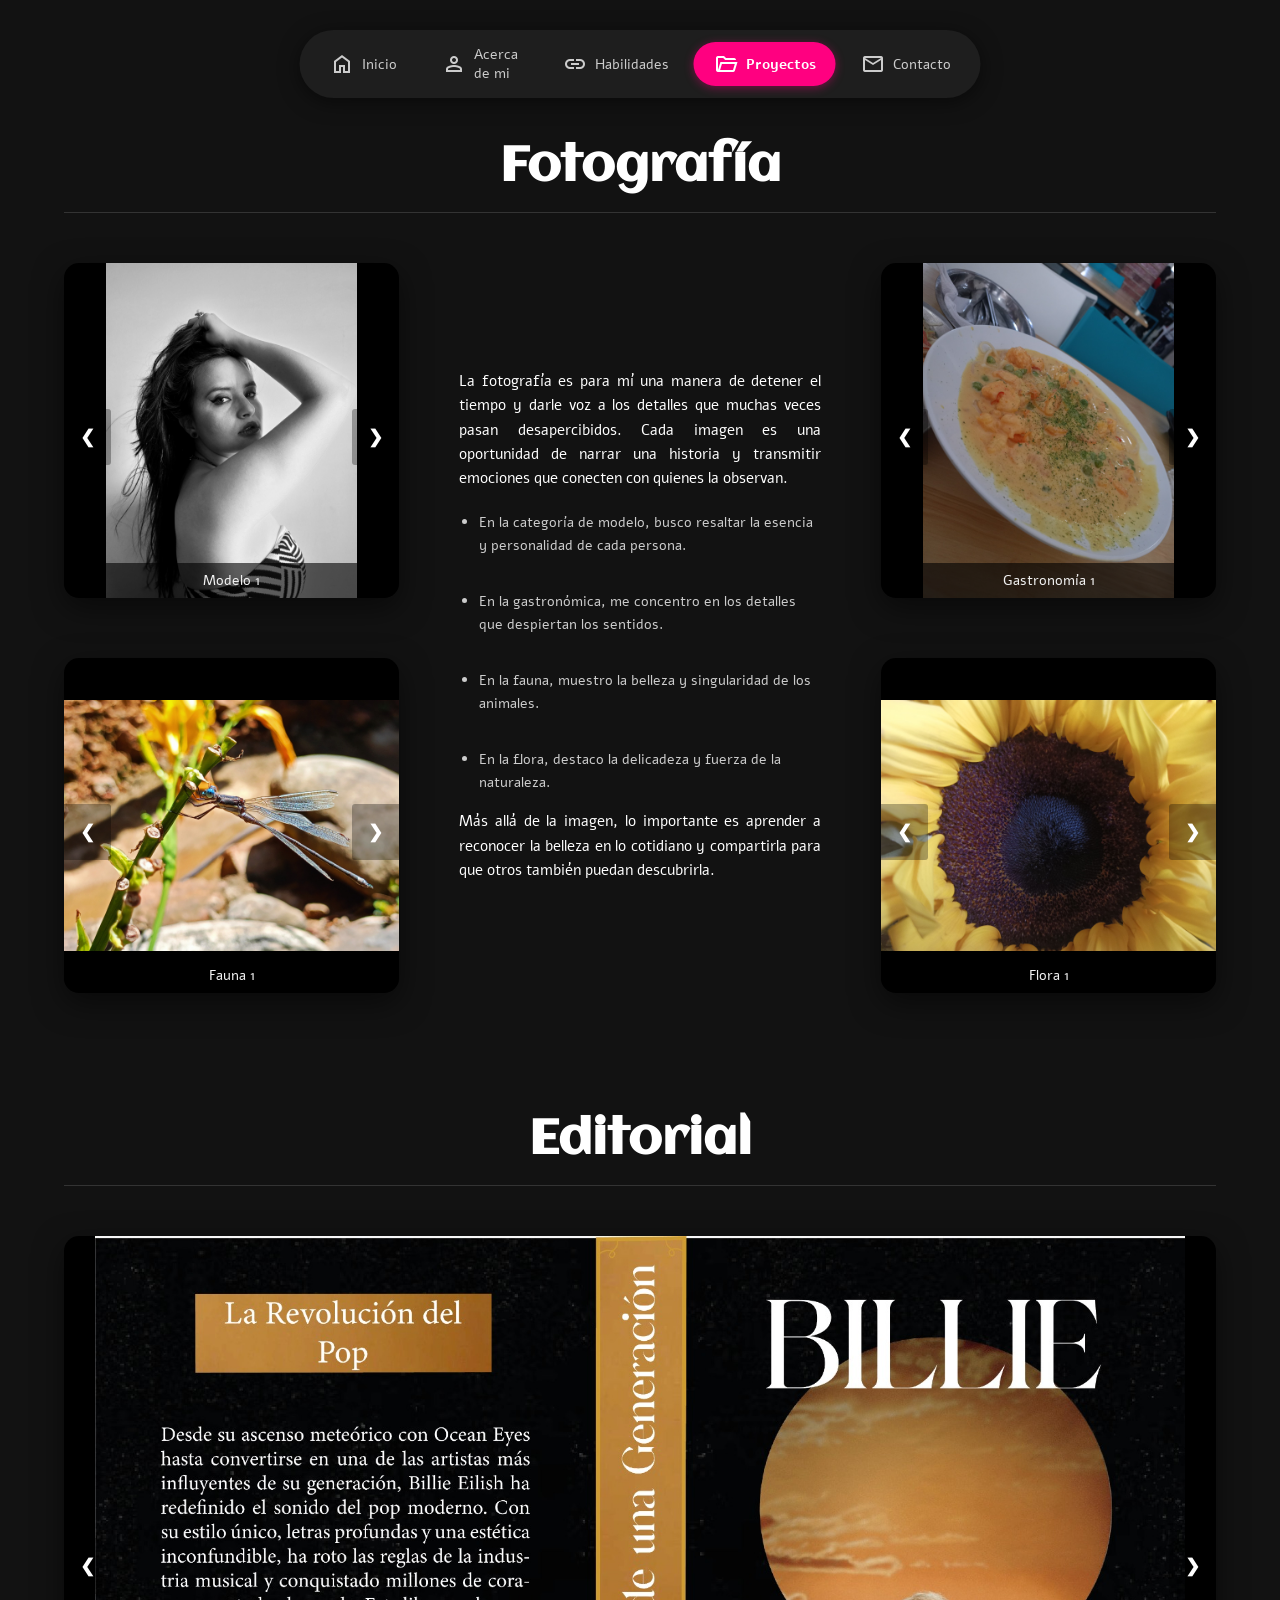
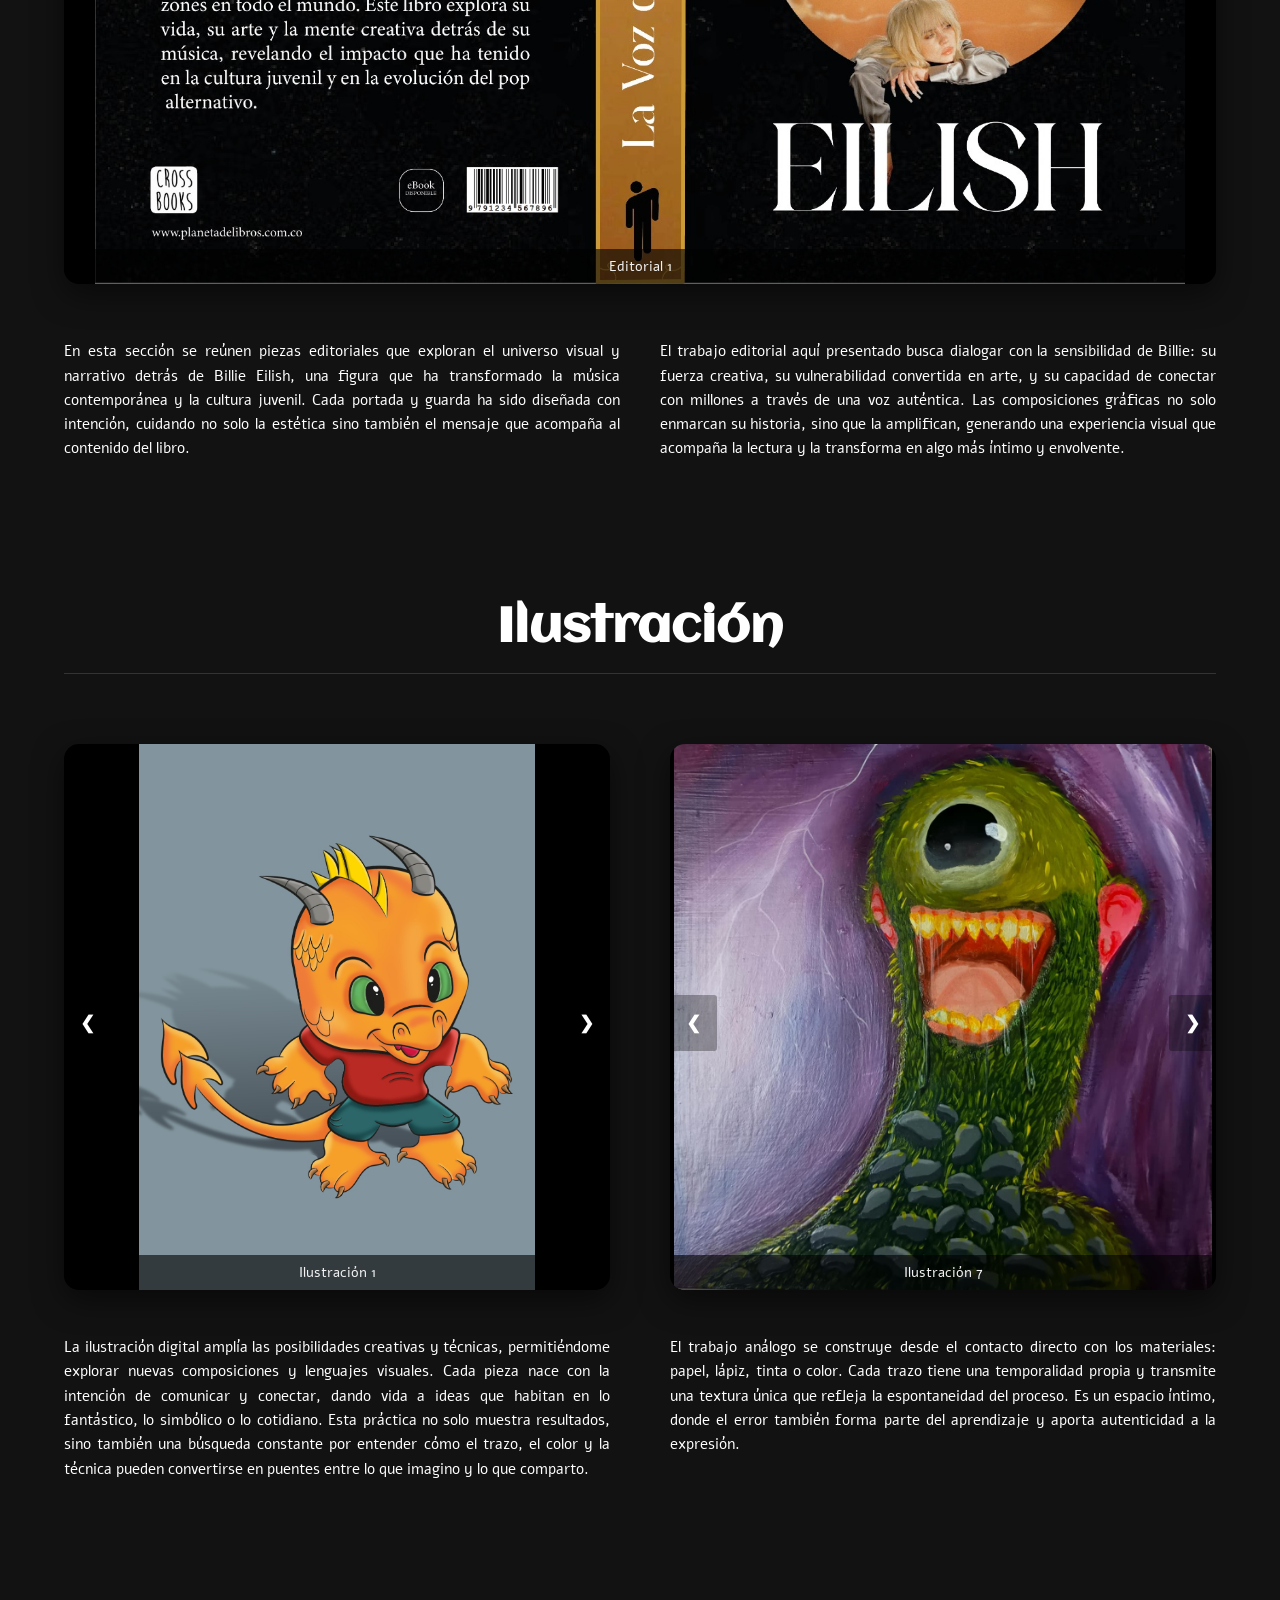
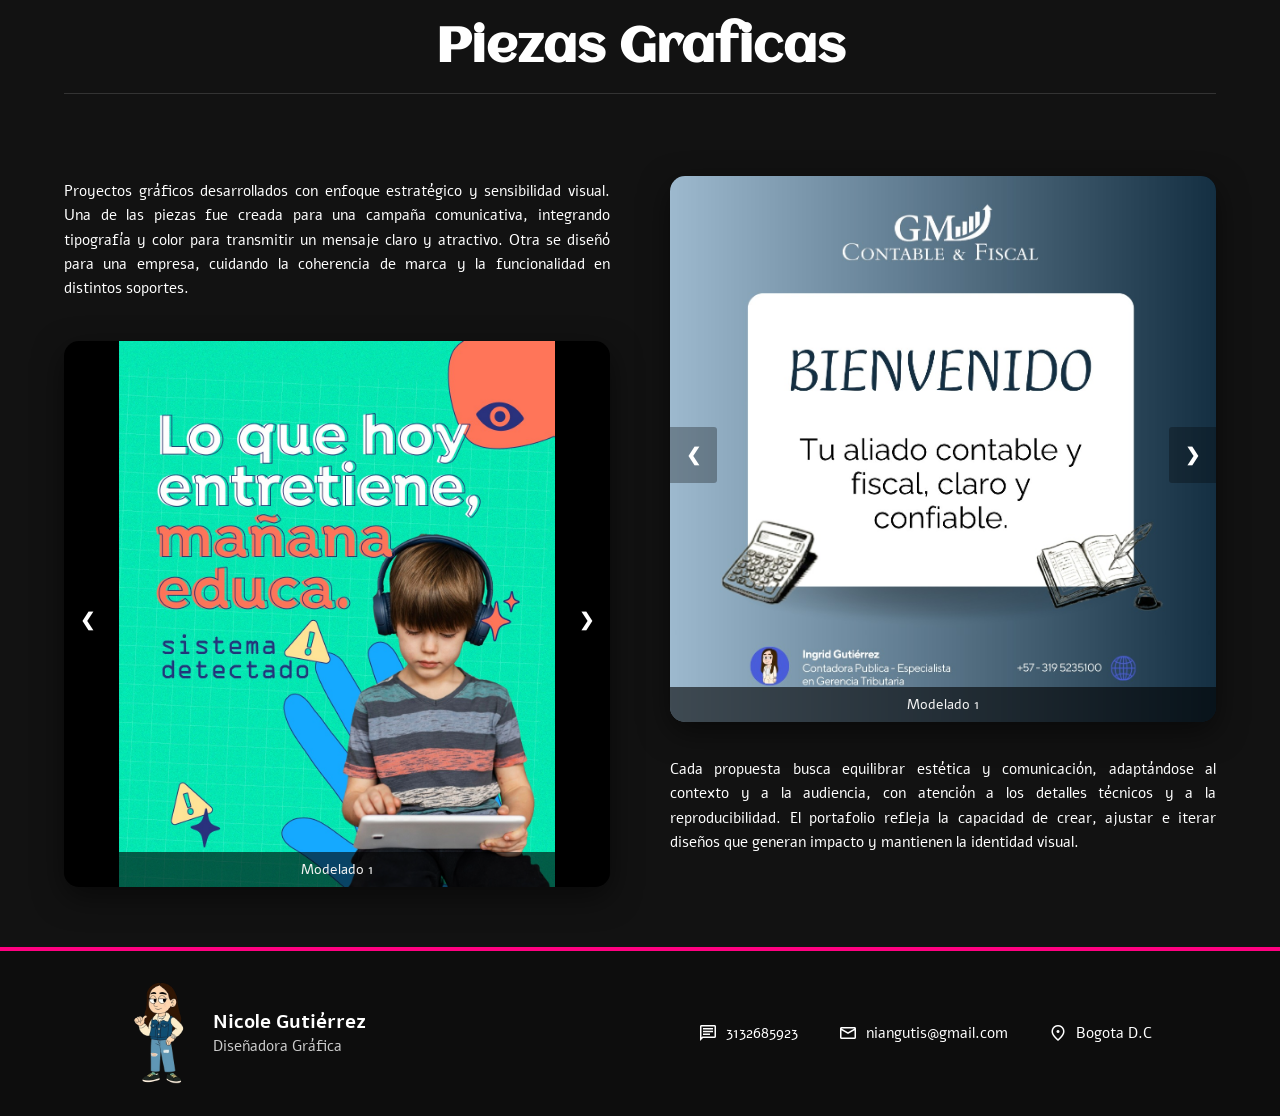
<file: proyectos.html>
<!DOCTYPE html>
<html lang="es" class="notranslate">

<head>
    <meta charset="UTF-8">
    <meta name="google" content="notranslate">
    <meta name="viewport" content="width=device-width, initial-scale=1.0">
    <title>Proyectos - Nicole Gutiérrez</title>

    <link rel="preconnect" href="https://fonts.googleapis.com">
    <link rel="preconnect" href="https://fonts.gstatic.com" crossorigin>
    <link
        href="https://fonts.googleapis.com/css2?family=Aclonica&family=Afacad:wght@400;700&family=Alef:wght@400;700&display=swap"
        rel="stylesheet">
    <link rel="stylesheet"
        href="https://fonts.googleapis.com/css2?family=Material+Symbols+Outlined:opsz,wght,FILL,GRAD@24,400,0,0" />
    <link rel="stylesheet" href="https://cdnjs.cloudflare.com/ajax/libs/animate.css/4.1.1/animate.min.css" />

    <style>
        body,
        html {
            min-height: 100vh;
            margin: 0;
            padding: 0;
            background-color: #121212;
            font-family: 'Alef', sans-serif;
            color: white;
            overflow-x: hidden;
            display: flex;
            flex-direction: column;
        }

        h1 {
            font-family: 'Aclonica', sans-serif;
            color: white;
            margin: 0 0 10px 0;
            font-size: 3rem;
            text-align: center;
            width: 100%;
        }

        hr {
            border: 0;
            height: 1px;
            background: #333;
            width: 100%;
            margin-bottom: 50px;
        }

        p {
            color: white;
            line-height: 1.6;
            font-size: 0.95rem;
            margin-bottom: 20px;
            font-family: 'Alef', sans-serif;
            text-align: justify;
        }

        ul {
            padding-left: 20px;
            color: #ccc;
            font-size: 0.9rem;
            line-height: 1.6;
        }

        li {
            margin-bottom: 10px;
        }

        .material-symbols-outlined {
            font-family: 'Material Symbols Outlined' !important;
            font-feature-settings: 'liga';
            -webkit-font-smoothing: antialiased;
        }

        .pie-pagina {
            background-color: #0d0d0d;
            border-top: 4px solid #FF0080;
            color: white;
            font-family: 'Alef', sans-serif;
            display: flex;
            justify-content: space-between;
            align-items: center;
            padding: 30px 10%;
            margin-top: auto;
        }

        .identidad-pie {
            display: flex;
            align-items: center;
            gap: 15px;
        }

        .avatar-pie {
            width: 70px;
            height: auto;
            border-radius: 0;
            object-fit: contain;
        }

        .info-pie h4 {
            margin: 0;
            font-size: 1.2rem;
            font-weight: bold;
        }

        .info-pie span {
            color: #cccccc;
            font-size: 0.95rem;
        }


        .contacto-pie {
            display: flex;
            flex-direction: row;
            gap: 40px;
        }

        .item-contacto {
            display: flex;
            align-items: center;
            gap: 8px;
            font-size: 0.95rem;
        }

        .item-contacto .material-symbols-outlined {
            color: white;
            font-size: 20px !important;
        }

        .barra-nav {
            position: fixed;
            top: 30px;
            left: 50%;
            transform: translateX(-50%);
            background: #1e1e1e;
            padding: 5px 10px;
            border-radius: 50px;
            display: flex;
            align-items: center;
            gap: 5px;
            z-index: 1000;
            box-shadow: 0 4px 20px rgba(0, 0, 0, 0.5);
        }

        .barra-nav a {
            color: #cccccc;
            text-decoration: none;
            font-size: 14px;
            padding: 10px 20px;
            border-radius: 30px;
            display: flex;
            align-items: center;
            gap: 8px;
            transition: 0.3s;
            font-family: 'Alef', sans-serif;
        }

        @media (min-width: 1200px) {
            .barra-nav a.activo {
                background-color: #FF0080;
                color: white;
                font-weight: bold;
                box-shadow: 0 2px 10px rgba(255, 0, 128, 0.4);
            }

            .barra-nav a:not(.activo):hover {
                background-color: rgba(255, 255, 255, 0.1);
                color: white;
            }
        }

        .seccion-proyectos {
            flex: 1;
            padding: 140px 5% 60px;
            display: flex;
            flex-direction: column;
            align-items: center;
            width: 100%;
            max-width: 1400px;
            margin: 0 auto;
            box-sizing: border-box;
        }

        .grid-fotografia {
            display: grid;
            grid-template-columns: 1fr 1.2fr 1fr;
            gap: 40px;
            width: 100%;
            align-items: center;
        }

        .columna-fotos {
            display: flex;
            flex-direction: column;
            gap: 60px;
            width: 100%;
        }

        .columna-texto {
            padding: 20px;
        }

        .grid-ilustracion {
            display: grid;
            grid-template-columns: 1fr 1fr;
            grid-template-rows: auto auto;
            gap: 30px 60px;
            width: 100%;
            margin-top: 20px;
            align-items: start;
        }

        .columna-ilustracion {
            display: contents;
        }

        .columna-ilustracion:nth-child(1) .contenedor {
            grid-column: 1;
            grid-row: 1;
            margin: 0 !important;
        }

        .columna-ilustracion:nth-child(2) .contenedor {
            grid-column: 2;
            grid-row: 1;
            margin: 0 !important;
        }

        .columna-ilustracion:nth-child(1) p {
            grid-column: 1;
            grid-row: 2;
        }

        .columna-ilustracion:nth-child(2) p {
            grid-column: 2;
            grid-row: 2;
        }

        .grid-modelado {
            display: grid;
            grid-template-columns: 1fr 1fr;
            gap: 60px;
            width: 100%;
            margin-top: 20px;
            align-items: center;
        }

        .columna-modelado {
            display: flex;
            flex-direction: column;
            gap: 20px;
        }

        .foto-modelado {
            width: 100%;
            height: auto;
            border-radius: 15px;
            box-shadow: 0 10px 30px rgba(0, 0, 0, 0.5);
            display: block;
        }

        .contenedor {
            width: 100%;
            position: relative;
            margin: auto;
            border-radius: 15px;
            overflow: hidden;
            box-shadow: 0 10px 30px rgba(0, 0, 0, 0.5);
            aspect-ratio: 1 / 1;
            background-color: #000;
        }

        .contenedor.editorial-wide {
            aspect-ratio: 16 / 9;
            width: 100%;
        }

        .el_Slide {
            display: none;
            width: 100%;
            height: 100%;
            display: flex;
            align-items: center;
            justify-content: center;
        }

        .el_Slide img {
            vertical-align: middle;
            width: 100%;
            height: 100%;
            object-fit: contain;
        }

        .izq,
        .der {
            cursor: pointer;
            position: absolute;
            top: 50%;
            width: auto;
            padding: 16px;
            margin-top: -22px;
            color: white;
            font-weight: bold;
            font-size: 18px;
            transition: 0.6s ease;
            border-radius: 0 3px 3px 0;
            user-select: none;
            background-color: rgba(0, 0, 0, 0.3);
            text-decoration: none;
            z-index: 10;
        }

        .der {
            right: 0;
            border-radius: 3px 0 0 3px;
        }

        .izq:hover,
        .der:hover {
            background-color: rgba(255, 0, 128, 0.8);
        }

        .texto {
            color: #f2f2f2;
            font-size: 14px;
            padding: 8px 12px;
            position: absolute;
            bottom: 0;
            width: 100%;
            text-align: center;
            background: rgba(0, 0, 0, 0.6);
        }

        .animar {
            animation-name: opacidad;
            animation-duration: 1s;
        }

        @keyframes opacidad {
            from {
                opacity: .4
            }

            to {
                opacity: 1
            }
        }

        @media (min-width: 768px) and (max-width: 1199px) {

            .barra-nav {
                top: auto;
                bottom: -2px;
                left: 0;
                width: 100%;
                transform: none;
                background: #181818;
                border-radius: 25px 25px 0 0;
                justify-content: space-around;
                align-items: flex-end;
                padding: 15px 0 20px;
                box-shadow: 0 -5px 20px rgba(0, 0, 0, 0.5);
            }

            .barra-nav a {
                flex-direction: column;
                padding: 0;
                font-size: 10px;
                color: #888;
                flex: 1;
                background: none !important;
                box-shadow: none !important;
            }

            .link-acerca {
                order: 1;
            }

            .link-habilidades {
                order: 2;
            }

            .link-inicio {
                order: 3;
            }

            .link-proyectos {
                order: 4;
            }

            .link-contacto {
                order: 5;
            }

            .link-inicio .material-symbols-outlined {
                background: white;
                color: black !important;
                width: 55px;
                height: 55px;
                border-radius: 50%;
                display: flex;
                align-items: center;
                justify-content: center;
                font-size: 28px;
                margin: 0 auto;
                transform: translateY(-35px);
                border: 6px solid #121212;
                box-shadow: 0 5px 10px rgba(0, 0, 0, 0.5);
            }

            .link-inicio span:not(.material-symbols-outlined) {
                margin-top: -28px;
                font-weight: bold;
                color: white;
            }

            .barra-nav a.activo:not(.link-inicio) {
                color: #FF0080;
            }

            .barra-nav a.activo:not(.link-inicio) .material-symbols-outlined {
                color: #FF0080;
            }

            .barra-nav a:not(.activo) {
                color: #aaa;
            }

            .barra-nav a:not(.activo) .material-symbols-outlined {
                color: white;
            }


            .pie-pagina {
                padding-bottom: 150px !important;
                flex-direction: row !important;
                justify-content: space-between !important;
                align-items: flex-start !important;
                padding-left: 5% !important;
                padding-right: 5% !important;
            }

            .contacto-pie {
                flex-direction: column !important;
                align-items: flex-start !important;
                gap: 5px !important;
            }

            .grid-fotografia {
                grid-template-columns: 1fr 1fr;
                gap: 30px;
            }

            .columna-fotos:first-child {
                order: 1;
            }

            .columna-fotos:last-child {
                order: 2;
            }

            .columna-texto {
                order: 3;
                grid-column: 1 / -1;
                text-align: center;
            }

            .columna-texto ul {
                text-align: left;
                display: inline-block;
            }

            .grid-ilustracion {
                display: flex;
                flex-direction: column;
                gap: 50px;
            }

            .columna-ilustracion {
                display: grid;
                grid-template-columns: 1fr 1fr;
                gap: 30px;
                align-items: center;
            }

            .columna-ilustracion:nth-child(1) .contenedor,
            .columna-ilustracion:nth-child(2) .contenedor,
            .columna-ilustracion:nth-child(1) p,
            .columna-ilustracion:nth-child(2) p {
                grid-column: auto;
                grid-row: auto;
            }

            .columna-ilustracion .contenedor {
                margin: 0 !important;
            }
        }


        @media (max-width: 767px) {

            .grid-fotografia {
                display: flex;
                flex-direction: column;
                gap: 40px;
            }

            .columna-fotos:first-child {
                order: 1;
            }

            .columna-fotos:last-child {
                order: 2;
            }

            .columna-texto {
                order: 3;
            }

            .grid-editorial-texto {
                grid-template-columns: 1fr !important;
                gap: 20px;
            }

            .grid-ilustracion {
                display: flex;
                flex-direction: column;
                gap: 40px;
            }

            .columna-ilustracion:nth-child(1) .contenedor,
            .columna-ilustracion:nth-child(2) .contenedor,
            .columna-ilustracion:nth-child(1) p,
            .columna-ilustracion:nth-child(2) p {
                grid-column: auto;
                grid-row: auto;
            }

            .columna-ilustracion {
                display: contents;
            }

            .columna-ilustracion:nth-child(1) .contenedor {
                order: 1;
                margin-bottom: 20px !important;
            }

            .columna-ilustracion:nth-child(2) .contenedor {
                order: 2;
            }

            .columna-ilustracion:nth-child(1) p {
                order: 3;
            }

            .columna-ilustracion:nth-child(2) p {
                order: 4;
            }

            .grid-modelado {
                display: flex;
                flex-direction: column;
                gap: 40px;
            }

            .columna-modelado {
                display: flex;
                flex-direction: column;
            }

            .columna-modelado:last-child {
                flex-direction: column-reverse;
            }

            .barra-nav {
                top: auto;
                bottom: -2px;
                left: 0;
                width: 100%;
                transform: none;
                background: #181818;
                border-radius: 25px 25px 0 0;
                justify-content: space-around;
                align-items: flex-end;
                padding: 15px 0 20px;
                box-shadow: 0 -5px 20px rgba(0, 0, 0, 0.5);
            }

            .barra-nav a {
                flex-direction: column;
                padding: 0;
                font-size: 10px;
                color: #888;
                flex: 1;
                background: none !important;
                box-shadow: none !important;
            }

            .link-acerca {
                order: 1;
            }

            .link-habilidades {
                order: 2;
            }

            .link-inicio {
                order: 3;
            }

            .link-proyectos {
                order: 4;
            }

            .link-contacto {
                order: 5;
            }

            .link-inicio .material-symbols-outlined {
                background: white;
                color: black !important;
                width: 55px;
                height: 55px;
                border-radius: 50%;
                display: flex;
                align-items: center;
                justify-content: center;
                font-size: 28px;
                margin: 0 auto;
                transform: translateY(-35px);
                border: 6px solid #121212;
                box-shadow: 0 5px 10px rgba(0, 0, 0, 0.5);
            }

            .link-inicio span:not(.material-symbols-outlined) {
                margin-top: -28px;
                font-weight: bold;
                color: white;
            }

            .barra-nav a.activo:not(.link-inicio) {
                color: #FF0080;
            }

            .barra-nav a.activo:not(.link-inicio) .material-symbols-outlined {
                color: #FF0080;
            }

            .barra-nav a:not(.activo) {
                color: #aaa;
            }

            .barra-nav a:not(.activo) .material-symbols-outlined {
                color: white;
            }


            .pie-pagina {
                flex-direction: row;
                justify-content: space-between;
                padding: 15px 3%;
                padding-bottom: 150px !important;
                align-items: flex-start;
            }

            .identidad-pie {
                gap: 8px;
            }

            .avatar-pie {
                width: 45px;
            }

            .info-pie h4 {
                font-size: 0.9rem;
                margin-bottom: 2px;
            }

            .info-pie span {
                font-size: 0.7rem;
            }


            .contacto-pie {
                flex-direction: column !important;
                gap: 5px;
                align-items: flex-start !important;
                text-align: left;
            }

            .item-contacto {
                font-size: 0.7rem;
                white-space: nowrap;
            }

            .item-contacto .material-symbols-outlined {
                font-size: 16px !important;
            }
        }
    </style>
</head>

<body>

    <nav class="barra-nav notranslate">
        <a href="index.html" class="link-inicio"><span
                class="material-symbols-outlined">home</span><span>Inicio</span></a>
        <a href="acerca-de.html" class="link-acerca"><span class="material-symbols-outlined">person</span><span>Acerca
                de mi</span></a>
        <a href="habilidades.html" class="link-habilidades"><span
                class="material-symbols-outlined">link</span><span>Habilidades</span></a>
        <a href="#" class="activo link-proyectos"><span
                class="material-symbols-outlined">folder_open</span><span>Proyectos</span></a>
        <a href="contacto.html" class="link-contacto"><span
                class="material-symbols-outlined">mail</span><span>Contacto</span></a>
    </nav>

    <section class="seccion-proyectos">
        <h1 class="wow animate__animated animate__fadeInDown">Fotografía</h1>
        <hr class="wow animate__animated animate__fadeInLeft">

        <div class="grid-fotografia">
            <div class="columna-fotos">
                <div class="contenedor wow animate__animated animate__fadeInLeft">
                    <div class="el_Slide modelo animar"><img src="./images/Modelo 1.jpeg" alt="Modelo 1">
                        <div class="texto">Modelo 1</div>
                    </div>
                    <div class="el_Slide modelo animar"><img src="./images/Modelo 2.jpeg" alt="Modelo 2">
                        <div class="texto">Modelo 2</div>
                    </div>
                    <div class="el_Slide modelo animar"><img src="./images/Modelo 3.jpeg" alt="Modelo 3">
                        <div class="texto">Modelo 3</div>
                    </div>
                    <div class="el_Slide modelo animar"><img src="./images/Modelo 4.jpeg" alt="Modelo 4">
                        <div class="texto">Modelo 4</div>
                    </div>
                    <div class="el_Slide modelo animar"><img src="./images/Modelo 5.jpeg" alt="Modelo 5">
                        <div class="texto">Modelo 5</div>
                    </div>
                    <div class="el_Slide modelo animar"><img src="./images/Modelo 6.jpeg" alt="Modelo 6">
                        <div class="texto">Modelo 6</div>
                    </div>
                    <div class="el_Slide modelo animar"><img src="./images/Modelo 7.jpeg" alt="Modelo 7">
                        <div class="texto">Modelo 7</div>
                    </div>
                    <a class="izq" onclick="plusSlides(-1, 0)">❮</a><a class="der" onclick="plusSlides(1, 0)">❯</a>
                </div>
                <div class="contenedor wow animate__animated animate__fadeInLeft" data-wow-delay="0.2s">
                    <div class="el_Slide fauna animar"><img src="./images/Fauna 1.jpeg" alt="Fauna 1">
                        <div class="texto">Fauna 1</div>
                    </div>
                    <div class="el_Slide fauna animar"><img src="./images/Fauna 2.jpeg" alt="Fauna 2">
                        <div class="texto">Fauna 2</div>
                    </div>
                    <div class="el_Slide fauna animar"><img src="./images/Fauna 3.jpeg" alt="Fauna 3">
                        <div class="texto">Fauna 3</div>
                    </div>
                    <div class="el_Slide fauna animar"><img src="./images/Fauna 4.jpeg" alt="Fauna 4">
                        <div class="texto">Fauna 4</div>
                    </div>
                    <div class="el_Slide fauna animar"><img src="./images/Fauna 5.jpeg" alt="Fauna 5">
                        <div class="texto">Fauna 5</div>
                    </div>
                    <a class="izq" onclick="plusSlides(-1, 2)">❮</a><a class="der" onclick="plusSlides(1, 2)">❯</a>
                </div>
            </div>

            <div class="columna-texto wow animate__animated animate__fadeInUp">
                <p>La fotografía es para mí una manera de detener el tiempo y darle voz a los detalles que muchas veces
                    pasan desapercibidos. Cada imagen es una oportunidad de narrar una historia y transmitir emociones
                    que conecten con quienes la observan.</p>
                <ul>
                    <li>En la categoría de modelo, busco resaltar la esencia y personalidad de cada persona.</li><br>
                    <li>En la gastronómica, me concentro en los detalles que despiertan los sentidos.</li><br>
                    <li>En la fauna, muestro la belleza y singularidad de los animales.</li><br>
                    <li>En la flora, destaco la delicadeza y fuerza de la naturaleza.</li>
                </ul>
                <p>Más allá de la imagen, lo importante es aprender a reconocer la belleza en lo cotidiano y compartirla
                    para que otros también puedan descubrirla.</p>
            </div>

            <div class="columna-fotos">
                <div class="contenedor wow animate__animated animate__fadeInRight">
                    <div class="el_Slide comida animar"><img src="./images/Gastronomia 1.jpeg" alt="Comida 1">
                        <div class="texto">Gastronomía 1</div>
                    </div>
                    <div class="el_Slide comida animar"><img src="./images/Gastronomia 2.jpeg" alt="Comida 2">
                        <div class="texto">Gastronomía 2</div>
                    </div>
                    <div class="el_Slide comida animar"><img src="./images/Gastronomia 3.jpeg" alt="Comida 3">
                        <div class="texto">Gastronomía 3</div>
                    </div>
                    <div class="el_Slide comida animar"><img src="./images/Gastronomia 4.jpeg" alt="Comida 4">
                        <div class="texto">Gastronomía 4</div>
                    </div>
                    <div class="el_Slide comida animar"><img src="./images/Gastronomia 5.jpeg" alt="Comida 4">
                        <div class="texto">Gastronomía 5</div>
                    </div>
                    <a class="izq" onclick="plusSlides(-1, 1)">❮</a><a class="der" onclick="plusSlides(1, 1)">❯</a>
                </div>
                <div class="contenedor wow animate__animated animate__fadeInRight" data-wow-delay="0.2s">
                    <div class="el_Slide flora animar"><img src="./images/Flora 1.jpeg" alt="Flora 1">
                        <div class="texto">Flora 1</div>
                    </div>
                    <div class="el_Slide flora animar"><img src="./images/Flora 2.jpeg" alt="Flora 2">
                        <div class="texto">Flora 2</div>
                    </div>
                    <div class="el_Slide flora animar"><img src="./images/Flora 3.jpeg" alt="Flora 3">
                        <div class="texto">Flora 3</div>
                    </div>
                    <div class="el_Slide flora animar"><img src="./images/Flora 4.jpeg" alt="Flora 4">
                        <div class="texto">Flora 4</div>
                    </div>
                    <div class="el_Slide flora animar"><img src="./images/Flora 5.jpeg" alt="Flora 5">
                        <div class="texto">Flora 5</div>
                    </div>
                    <a class="izq" onclick="plusSlides(-1, 3)">❮</a><a class="der" onclick="plusSlides(1, 3)">❯</a>
                </div>
            </div>
        </div>

        <h1 class="wow animate__animated animate__fadeInDown" style="margin-top: 120px;">Editorial</h1>
        <hr class="wow animate__animated animate__fadeInLeft">

        <div class="contenedor editorial-wide wow animate__animated animate__fadeInUp">
            <div class="el_Slide editorial animar"><img src="./images/Editorial 1.jpeg" alt="Editorial 1">
                <div class="texto">Editorial 1</div>
            </div>
            <div class="el_Slide editorial animar"><img src="./images/Editorial 2.jpeg" alt="Editorial 2">
                <div class="texto">Editorial 2</div>
            </div>
            <div class="el_Slide editorial animar"><img src="./images/Editorial 3.jpeg" alt="Editorial 3">
                <div class="texto">Editorial 3</div>
            </div>
            <a class="izq" onclick="plusSlides(-1, 4)">❮</a><a class="der" onclick="plusSlides(1, 4)">❯</a>
        </div>

        <div class="grid-editorial-texto wow animate__animated animate__fadeInUp" data-wow-delay="0.2s"
            style="display: grid; grid-template-columns: 1fr 1fr; gap: 40px; margin-top: 40px; width: 100%;">
            <p>En esta sección se reúnen piezas editoriales que exploran el universo visual y narrativo detrás de Billie
                Eilish, una figura que ha transformado la música contemporánea y la cultura juvenil. Cada portada y
                guarda ha sido diseñada con intención, cuidando no solo la estética sino también el mensaje que acompaña
                al contenido del libro.</p>
            <p>El trabajo editorial aquí presentado busca dialogar con la sensibilidad de Billie: su fuerza creativa, su
                vulnerabilidad convertida en arte, y su capacidad de conectar con millones a través de una voz
                auténtica. Las composiciones gráficas no solo enmarcan su historia, sino que la amplifican, generando
                una experiencia visual que acompaña la lectura y la transforma en algo más íntimo y envolvente.</p>
        </div>

        <h1 class="wow animate__animated animate__fadeInDown" style="margin-top: 120px;">Ilustración</h1>
        <hr class="wow animate__animated animate__fadeInLeft">

        <div class="grid-ilustracion">
            <div class="columna-ilustracion">
                <div class="contenedor wow animate__animated animate__fadeInLeft">
                    <div class="el_Slide digital animar"><img src="./images/Ilustracion 1.jpeg" alt="Ilustracion 1">
                        <div class="texto">Ilustración 1</div>
                    </div>
                    <div class="el_Slide digital animar"><img src="./images/Ilustracion 2.jpeg" alt="Ilustracion 2">
                        <div class="texto">Ilustración 2</div>
                    </div>
                    <div class="el_Slide digital animar"><img src="./images/Ilustracion 3.jpeg" alt="Ilustracion 3">
                        <div class="texto">Ilustración 3</div>
                    </div>
                    <div class="el_Slide digital animar"><img src="./images/Ilustracion 4.jpeg" alt="Ilustracion 4">
                        <div class="texto">Ilustración 4</div>
                    </div>
                    <div class="el_Slide digital animar"><img src="./images/Ilustracion 5.jpeg" alt="Ilustracion 5">
                        <div class="texto">Ilustración 5</div>
                    </div>
                    <div class="el_Slide digital animar"><img src="./images/Ilustracion 6.jpeg" alt="Ilustracion 6">
                        <div class="texto">Ilustración 6</div>
                    </div>
                    <a class="izq" onclick="plusSlides(-1, 5)">❮</a><a class="der" onclick="plusSlides(1, 5)">❯</a>
                </div>
                <p class="wow animate__animated animate__fadeInLeft">La ilustración digital amplía las posibilidades
                    creativas y técnicas, permitiéndome explorar nuevas composiciones y lenguajes visuales. Cada pieza
                    nace con la intención de comunicar y conectar, dando vida a ideas que habitan en lo fantástico, lo
                    simbólico o lo cotidiano. Esta práctica no solo muestra resultados, sino también una búsqueda
                    constante por entender cómo el trazo, el color y la técnica pueden convertirse en puentes entre lo
                    que imagino y lo que comparto.</p>
            </div>

            <div class="columna-ilustracion">
                <div class="contenedor wow animate__animated animate__fadeInRight">
                    <div class="el_Slide analoga animar"><img src="./images/Ilustracion 7.jpeg" alt="Ilustracion 7">
                        <div class="texto">Ilustración 7</div>
                    </div>
                    <div class="el_Slide analoga animar"><img src="./images/Ilustracion 8.jpeg" alt="Ilustracion 8">
                        <div class="texto">Ilustración 8</div>
                    </div>
                    <div class="el_Slide analoga animar"><img src="./images/Ilustracion 9.jpeg" alt="Ilustracion 9">
                        <div class="texto">Ilustración 9</div>
                    </div>
                    <div class="el_Slide analoga animar"><img src="./images/Ilustracion 10.jpeg" alt="Ilustracion 10">
                        <div class="texto">Ilustración 10</div>
                    </div>
                    <div class="el_Slide analoga animar"><img src="./images/Ilustracion 11.jpeg" alt="Ilustracion 11">
                        <div class="texto">Ilustración 11</div>
                    </div>
                    <div class="el_Slide analoga animar"><img src="./images/Ilustracion 12.jpeg" alt="Ilustracion 12">
                        <div class="texto">Ilustración 12</div>
                    </div>
                    <a class="izq" onclick="plusSlides(-1, 6)">❮</a><a class="der" onclick="plusSlides(1, 6)">❯</a>
                </div>
                <p class="wow animate__animated animate__fadeInRight">El trabajo análogo se construye desde el contacto
                    directo con los materiales: papel, lápiz, tinta o color. Cada trazo tiene una temporalidad propia y
                    transmite una textura única que refleja la espontaneidad del proceso. Es un espacio íntimo, donde el
                    error también forma parte del aprendizaje y aporta autenticidad a la expresión.</p>
            </div>
        </div>

        <h1 class="wow animate__animated animate__fadeInDown" style="margin-top: 120px;">Piezas Graficas</h1>
        <hr class="wow animate__animated animate__fadeInLeft">

<div class="grid-modelado">
            <div class="columna-modelado wow animate__animated animate__fadeInLeft">
                <p>Proyectos gráficos desarrollados con enfoque estratégico y sensibilidad visual. Una de las piezas fue creada para una campaña comunicativa, integrando tipografía y color para transmitir un mensaje claro y atractivo. Otra se diseñó para una empresa, cuidando la coherencia de marca y la funcionalidad en distintos soportes.</p>
                
                <div class="contenedor">
                    <div class="el_Slide modelado1 animar">
                        <img src="./images/color 1.jpeg" alt="Color 1">
                        <div class="texto">Modelado 1</div>
                    </div>
                    <div class="el_Slide modelado1 animar">
                        <img src="./images/color 2.jpeg" alt="Color 2">
                        <div class="texto">Modelado 2</div>
                    </div>
                    <div class="el_Slide modelado1 animar">
                        <img src="./images/color 4.jpeg" alt="Color 3">
                        <div class="texto">Modelado 3</div>
                    </div>
                    <div class="el_Slide modelado1 animar">
                        <img src="./images/color 3.jpeg" alt="Color 4">
                        <div class="texto">Modelado 4</div>
                    </div>
                    
                    <a class="izq" onclick="plusSlides(-1, 7)">❮</a>
                    <a class="der" onclick="plusSlides(1, 7)">❯</a>
                </div>

            </div>
            <div class="columna-modelado wow animate__animated animate__fadeInRight">
                
                <div class="contenedor">
                    <div class="el_Slide modelado2 animar">
                        <img src="./images/apagado 1.jpeg" alt="Apagado 1">
                        <div class="texto">Modelado 1</div>
                    </div>
                    <div class="el_Slide modelado2 animar">
                        <img src="./images/apagado 4.jpeg" alt="Apagado 2">
                        <div class="texto">Modelado 2</div>
                    </div>
                    <div class="el_Slide modelado2 animar">
                        <img src="./images/apagado 2.jpeg" alt="Apagado 3">
                        <div class="texto">Modelado 3</div>
                    </div>
                    <div class="el_Slide modelado2 animar">
                        <img src="./images/apagado 3.jpeg" alt="Apagado 4">
                        <div class="texto">Modelado 4</div>
                    </div>
                    
                    <a class="izq" onclick="plusSlides(-1, 8)">❮</a>
                    <a class="der" onclick="plusSlides(1, 8)">❯</a>
                </div>

                <p>Cada propuesta busca equilibrar estética y comunicación, adaptándose al contexto y a la audiencia, con atención a los detalles técnicos y a la reproducibilidad. El portafolio refleja la capacidad de crear, ajustar e iterar diseños que generan impacto y mantienen la identidad visual.</p>
            </div>
        </div>
    </section>

    <footer class="pie-pagina">
        <div class="identidad-pie">
            <img src="./images/acercade.png" alt="Avatar" class="avatar-pie">
            <div class="info-pie">
                <h4>Nicole Gutiérrez</h4>
                <span>Diseñadora Gráfica</span>
            </div>
        </div>
        <div class="contacto-pie">
            <div class="item-contacto"><span class="material-symbols-outlined">chat</span><span>3132685923</span></div>
            <div class="item-contacto"><span
                    class="material-symbols-outlined">mail</span><span>niangutis@gmail.com</span></div>
            <div class="item-contacto"><span class="material-symbols-outlined">location_on</span><span>Bogota D.C</span>
            </div>
        </div>
    </footer>

    <script src="https://cdnjs.cloudflare.com/ajax/libs/wow/1.1.2/wow.min.js"></script>
    <script>
        new WOW().init();

        let slideIndex = [1, 1, 1, 1, 1, 1, 1, 1, 1];
        let slideId = ["modelo", "comida", "fauna", "flora", "editorial", "digital", "analoga", "modelado1", "modelado2"];

        showSlides(1, 0); showSlides(1, 1); showSlides(1, 2); showSlides(1, 3); showSlides(1, 4); showSlides(1, 5); showSlides(1, 6); showSlides(1, 7); showSlides(1, 8);

        function plusSlides(n, no) { showSlides(slideIndex[no] += n, no); }

        function showSlides(n, no) {
            let i;
            let slides = document.getElementsByClassName(slideId[no]);
            if (n > slides.length) { slideIndex[no] = 1 }
            if (n < 1) { slideIndex[no] = slides.length }
            for (i = 0; i < slides.length; i++) { slides[i].style.display = "none"; }
            slides[slideIndex[no] - 1].style.display = "flex";
        }
    </script>
</body>

</html>
</file>
